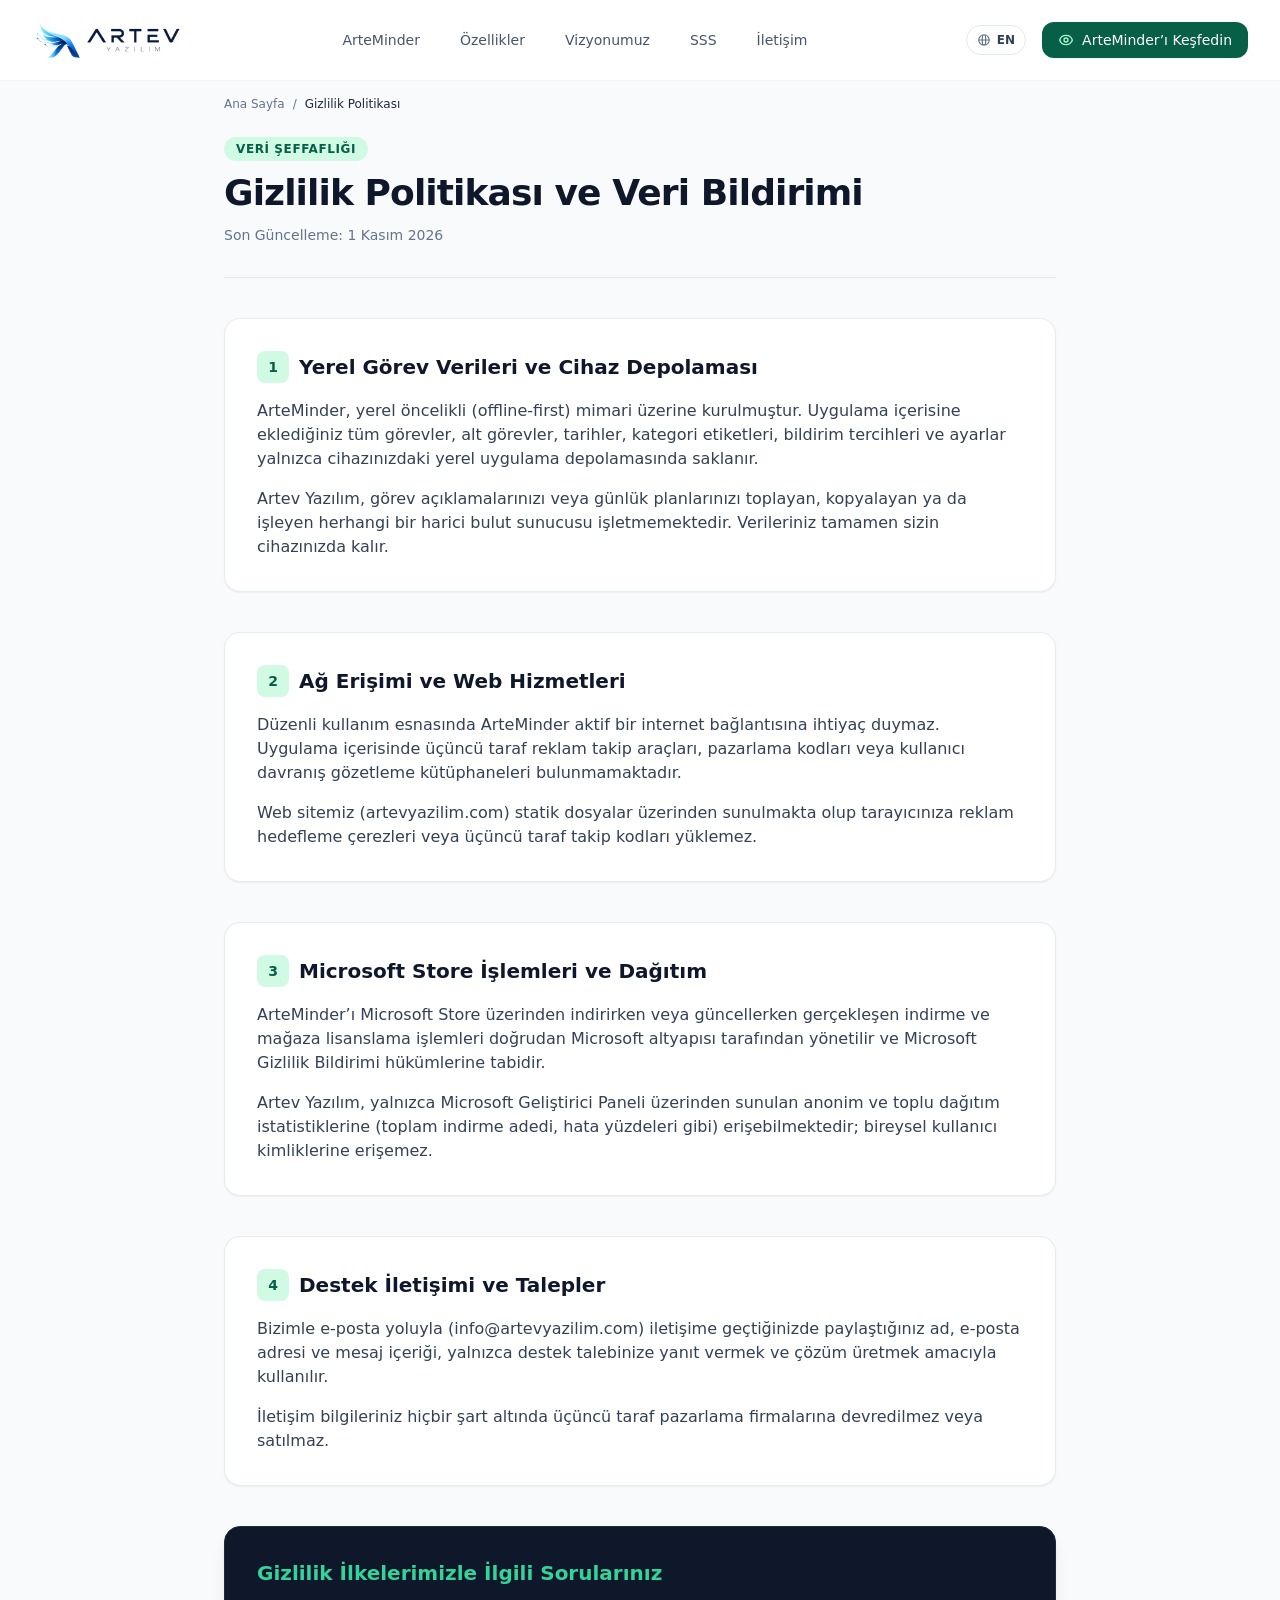
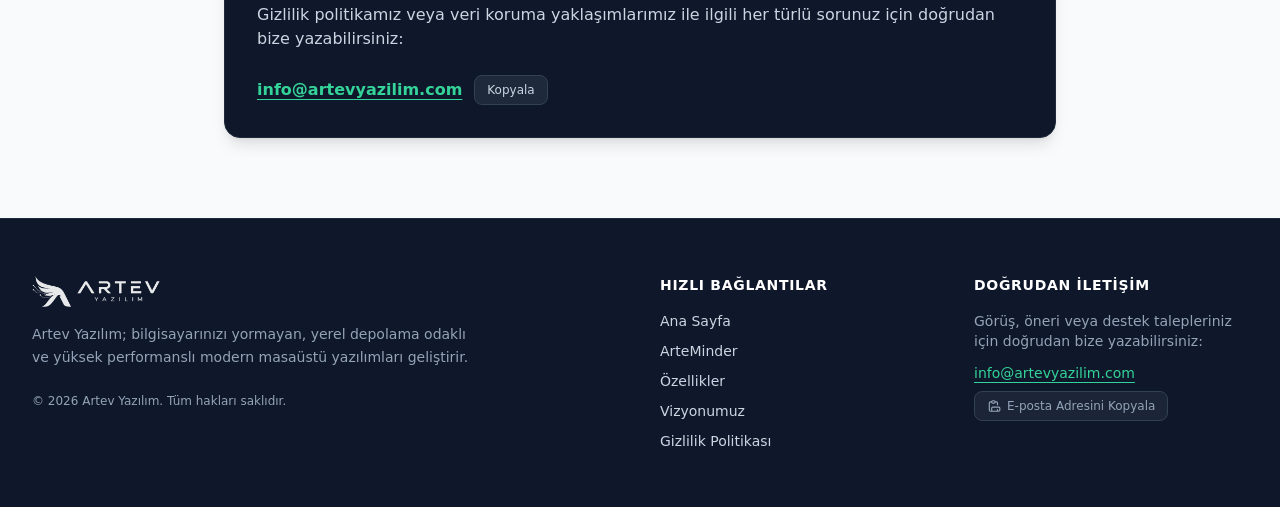
<file: privacy.html>
<!DOCTYPE html>
<html lang="tr">
<head>

  <meta charset="UTF-8">
  <meta name="viewport" content="width=device-width, initial-scale=1.0">
  <title>Gizlilik Politikası | Artev Yazılım</title>
  <meta name="description" content="Artev Yazılım ve ArteMinder masaüstü yazılımı gizlilik politikası: yerel veri depolama, telemetrisiz mimari ve şeffaf ilkelerimiz.">
  
  <!-- Canonical & Alternate Hreflang -->
  <link rel="canonical" href="https://artevyazilim.com/privacy">
  <link rel="alternate" hreflang="tr" href="https://artevyazilim.com/privacy">
  <link rel="alternate" hreflang="en" href="https://artevyazilim.com/en/privacy">
  <link rel="alternate" hreflang="x-default" href="https://artevyazilim.com/privacy">

  <!-- Favicon -->
  <link rel="icon" type="image/png" sizes="32x32" href="/assets/favicon.png">
  <link rel="apple-touch-icon" href="/assets/favicon.png">

  <!-- Open Graph -->
  <meta property="og:type" content="website">
  <meta property="og:url" content="https://artevyazilim.com/privacy">
  <meta property="og:title" content="Gizlilik Politikası | Artev Yazılım">
  <meta property="og:description" content="Artev Yazılım ve ArteMinder masaüstü yazılımı gizlilik politikası: yerel veri depolama, telemetrisiz mimari ve şeffaf ilkelerimiz.">
  <meta property="og:image" content="https://artevyazilim.com/assets/arteminder-screen-1.png">
  <meta property="og:locale" content="tr_TR">
  <meta property="og:locale:alternate" content="en_US">

  <!-- Twitter Card -->
  <meta name="twitter:card" content="summary_large_image">
  <meta name="twitter:url" content="https://artevyazilim.com/privacy">
  <meta name="twitter:title" content="Gizlilik Politikası | Artev Yazılım">
  <meta name="twitter:description" content="Artev Yazılım ve ArteMinder masaüstü yazılımı gizlilik politikası: yerel veri depolama, telemetrisiz mimari ve şeffaf ilkelerimiz.">
  <meta name="twitter:image" content="https://artevyazilim.com/assets/arteminder-screen-1.png">

  <!-- Compiled Static Tailwind CSS -->
  <link rel="stylesheet" href="/assets/css/styles.css">
  <script>
    if (window.location.protocol === 'file:') {
      var _p = window.location.pathname.indexOf('/en/') !== -1 ? '../' : './';
      document.write('<link rel="stylesheet" href="' + _p + 'assets/css/styles.css">');
      document.addEventListener('DOMContentLoaded', function() {
        document.querySelectorAll('img').forEach(function(img) {
          var s = img.getAttribute('src');
          if (s && s.indexOf('/assets/') === 0) {
            img.src = _p + s.slice(1);
          }
        });
        document.querySelectorAll('.zoom-img-trigger, .zoom-trigger-btn').forEach(function(el) {
          var s = el.getAttribute('data-img-src');
          if (s && s.indexOf('/assets/') === 0) {
            el.setAttribute('data-img-src', _p + s.slice(1));
          }
        });
      });
    }
  </script>

  <!-- JSON-LD Structured Data -->
  <script type="application/ld+json">
  {
    "@context": "https://schema.org",
    "@graph": [
      {
        "@type": "Organization",
        "@id": "https://artevyazilim.com/#organization",
        "name": "Artev Yazılım",
        "url": "https://artevyazilim.com",
        "logo": "https://artevyazilim.com/assets/artev-logo-horizontal.png",
        "email": "info@artevyazilim.com"
      },
      {
        "@type": "SoftwareApplication",
        "@id": "https://artevyazilim.com/#arteminder",
        "name": "ArteMinder",
        "operatingSystem": "Windows 10, Windows 11 (64-bit)",
        "applicationCategory": "UtilitiesApplication",
        "description": "Bilgisayarınızı yormayan, yerel veri gizliliğine odaklı modern masaüstü hatırlatıcı ve planlayıcı."
      }
    ]
  }
  </script>
</head>
<body class="bg-slate-50 text-slate-800 antialiased selection:bg-emerald-600 selection:text-white flex flex-col min-h-screen">


  <!-- Skip to Main Content for Accessibility -->
  <a href="#main-content" class="sr-only focus:not-sr-only focus:fixed focus:top-4 focus:left-4 focus:z-50 focus:px-4 focus:py-2 focus:bg-emerald-700 focus:text-white focus:rounded-md focus:shadow-lg focus:outline-none focus:ring-2 focus:ring-emerald-400">
    İçeriğe atla
  </a>

  <!-- Header -->
  <header id="site-header" class="fixed top-0 left-0 right-0 z-40 bg-white/90 backdrop-blur-md border-b border-slate-100 transition-all duration-300">
    <div class="max-w-7xl mx-auto px-4 sm:px-6 lg:px-8">
      <div class="flex items-center justify-between h-20">
        <!-- Logo -->
        <a href="./index.html" class="brand-logo-link flex items-center gap-2.5 focus-visible:outline-none focus-visible:ring-2 focus-visible:ring-emerald-600 rounded-lg p-1" aria-label="Artev Yazılım">
          <img src="/assets/artev-logo-horizontal.png" alt="Artev Yazılım Logo" width="168" height="38" class="h-8 md:h-9 w-auto object-contain">
        </a>

        <!-- Desktop Navigation -->
        <nav class="hidden md:flex items-center gap-7" aria-label="Ana menü">
          
            <a href="./arteminder.html" class="nav-scroll-link text-sm font-medium text-slate-600 hover:text-emerald-700 transition-colors focus-visible:outline-none focus-visible:ring-2 focus-visible:ring-emerald-600 rounded px-1.5 py-1">
              ArteMinder
            </a>
          
            <a href="./index.html#ozellikler" class="nav-scroll-link text-sm font-medium text-slate-600 hover:text-emerald-700 transition-colors focus-visible:outline-none focus-visible:ring-2 focus-visible:ring-emerald-600 rounded px-1.5 py-1">
              Özellikler
            </a>
          
            <a href="./index.html#vizyon" class="nav-scroll-link text-sm font-medium text-slate-600 hover:text-emerald-700 transition-colors focus-visible:outline-none focus-visible:ring-2 focus-visible:ring-emerald-600 rounded px-1.5 py-1">
              Vizyonumuz
            </a>
          
            <a href="./index.html#sss" class="nav-scroll-link text-sm font-medium text-slate-600 hover:text-emerald-700 transition-colors focus-visible:outline-none focus-visible:ring-2 focus-visible:ring-emerald-600 rounded px-1.5 py-1">
              SSS
            </a>
          
            <a href="./index.html#iletisim" class="nav-scroll-link text-sm font-medium text-slate-600 hover:text-emerald-700 transition-colors focus-visible:outline-none focus-visible:ring-2 focus-visible:ring-emerald-600 rounded px-1.5 py-1">
              İletişim
            </a>
          
        </nav>

        <!-- Right Side: Lang & Action -->
        <div class="hidden md:flex items-center gap-4">
          <!-- Language Switcher -->
          <a href="en/privacy.html" class="inline-flex items-center gap-1.5 text-xs font-semibold px-2.5 py-1.5 rounded-full border border-slate-200 text-slate-700 hover:border-emerald-500 hover:text-emerald-700 transition focus-visible:outline-none focus-visible:ring-2 focus-visible:ring-emerald-600" aria-label="Switch to English">
            <svg class="w-3.5 h-3.5 text-slate-500" fill="none" stroke="currentColor" viewBox="0 0 24 24" aria-hidden="true"><path stroke-linecap="round" stroke-linejoin="round" stroke-width="2" d="M21 12a9 9 0 01-9 9m9-9a9 9 0 00-9-9m9 9H3m9 9a9 9 0 01-9-9m9 9c1.657 0 3-4.03 3-9s-1.343-9-3-9m0 18c-1.657 0-3-4.03-3-9s1.343-9 3-9m-9 9a9 9 0 019-9"/></svg>
            <span>EN</span>
          </a>

          <!-- Primary CTA Button -->
          <a href="./arteminder.html" class="inline-flex items-center gap-2 px-4 py-2 rounded-xl text-sm font-medium text-white bg-emerald-800 hover:bg-emerald-900 transition-colors shadow-sm focus-visible:outline-none focus-visible:ring-2 focus-visible:ring-emerald-500 focus-visible:ring-offset-2">
            <svg class="w-4 h-4 text-emerald-200" fill="none" stroke="currentColor" viewBox="0 0 24 24" aria-hidden="true"><path stroke-linecap="round" stroke-linejoin="round" stroke-width="2" d="M15 12a3 3 0 11-6 0 3 3 0 016 0z"/><path stroke-linecap="round" stroke-linejoin="round" stroke-width="2" d="M2.458 12C3.732 7.943 7.523 5 12 5c4.478 0 8.268 2.943 9.542 7-1.274 4.057-5.064 7-9.542 7-4.477 0-8.268-2.943-9.542-7z"/></svg>
            <span>ArteMinder’ı Keşfedin</span>
          </a>
        </div>

        <!-- Mobile Menu Trigger -->
        <div class="flex items-center gap-2 md:hidden">
          <a href="en/privacy.html" class="inline-flex items-center text-xs font-semibold px-2 py-1 rounded border border-slate-200 text-slate-700" aria-label="Switch to English">
            EN
          </a>
          <button id="mobile-menu-btn" type="button" aria-expanded="false" aria-controls="mobile-menu" aria-label="Menüyü aç veya kapat" class="p-2.5 rounded-lg text-slate-600 hover:text-slate-900 hover:bg-slate-100 focus-visible:outline-none focus-visible:ring-2 focus-visible:ring-emerald-600">
            <svg id="menu-icon-open" class="w-6 h-6 block" fill="none" stroke="currentColor" viewBox="0 0 24 24" aria-hidden="true"><path stroke-linecap="round" stroke-linejoin="round" stroke-width="2" d="M4 6h16M4 12h16M4 18h16"/></svg>
            <svg id="menu-icon-close" class="w-6 h-6 hidden" fill="none" stroke="currentColor" viewBox="0 0 24 24" aria-hidden="true"><path stroke-linecap="round" stroke-linejoin="round" stroke-width="2" d="M6 18L18 6M6 6l12 12"/></svg>
          </button>
        </div>
      </div>
    </div>

    <!-- Mobile Dropdown Menu -->
    <div id="mobile-menu" class="hidden md:hidden border-b border-slate-100 bg-white/95 backdrop-blur-md px-4 pt-3 pb-6 shadow-xl">
      <nav class="flex flex-col space-y-3" aria-label="Mobil menü">
        
          <a href="./arteminder.html" class="mobile-nav-link text-base font-medium text-slate-700 hover:text-emerald-700 py-1.5 px-2 rounded-md hover:bg-slate-50 transition">
            ArteMinder
          </a>
        
          <a href="./index.html#ozellikler" class="mobile-nav-link text-base font-medium text-slate-700 hover:text-emerald-700 py-1.5 px-2 rounded-md hover:bg-slate-50 transition">
            Özellikler
          </a>
        
          <a href="./index.html#vizyon" class="mobile-nav-link text-base font-medium text-slate-700 hover:text-emerald-700 py-1.5 px-2 rounded-md hover:bg-slate-50 transition">
            Vizyonumuz
          </a>
        
          <a href="./index.html#sss" class="mobile-nav-link text-base font-medium text-slate-700 hover:text-emerald-700 py-1.5 px-2 rounded-md hover:bg-slate-50 transition">
            SSS
          </a>
        
          <a href="./index.html#iletisim" class="mobile-nav-link text-base font-medium text-slate-700 hover:text-emerald-700 py-1.5 px-2 rounded-md hover:bg-slate-50 transition">
            İletişim
          </a>
        
        <div class="pt-3 border-t border-slate-100">
          <a href="./arteminder.html" class="mobile-nav-link flex items-center justify-center gap-2 w-full px-4 py-2.5 rounded-xl text-sm font-semibold text-white bg-emerald-800 hover:bg-emerald-900 shadow">
            <span>ArteMinder’ı Keşfedin</span>
          </a>
        </div>
      </nav>
    </div>
  </header>

<main id="main-content" class="flex-grow pt-24 pb-20">
  
  <div class="max-w-4xl mx-auto px-4 sm:px-6 lg:px-8">
    
    <!-- Breadcrumb -->
    <nav class="flex items-center text-xs text-slate-500 mb-6 gap-2" aria-label="Bağlantı yolu">
      <a href="./" class="hover:text-emerald-700 transition">Ana Sayfa</a>
      <span>/</span>
      <span class="text-slate-800 font-medium">Gizlilik Politikası</span>
    </nav>

    <!-- Header -->
    <div class="border-b border-slate-200 pb-8 mb-10">
      <div class="inline-flex items-center gap-2 px-3 py-1 rounded-full bg-emerald-100 text-emerald-800 text-xs font-semibold uppercase tracking-wider mb-3">
        <span>Veri Şeffaflığı</span>
      </div>
      <h1 class="text-3xl sm:text-4xl font-extrabold text-slate-900 tracking-tight">
        Gizlilik Politikası ve Veri Bildirimi
      </h1>
      <p class="mt-3 text-sm text-slate-500">
        Son Güncelleme: 1 Kasım 2026
      </p>
    </div>

    <!-- Content Sections -->
    <div class="space-y-10 text-slate-700 leading-relaxed text-sm sm:text-base">
      
      <!-- Section 1 -->
      <section class="bg-white p-6 sm:p-8 rounded-2xl border border-slate-200/80 shadow-sm space-y-4">
        <h2 class="text-lg sm:text-xl font-bold text-slate-900 flex items-center gap-2.5">
          <span class="w-8 h-8 rounded-lg bg-emerald-100 text-emerald-800 flex items-center justify-center text-sm font-bold">1</span>
          <span>Yerel Görev Verileri ve Cihaz Depolaması</span>
        </h2>
        <p>
          ArteMinder, yerel öncelikli (offline-first) mimari üzerine kurulmuştur. Uygulama içerisine eklediğiniz tüm görevler, alt görevler, tarihler, kategori etiketleri, bildirim tercihleri ve ayarlar yalnızca cihazınızdaki yerel uygulama depolamasında saklanır.
        </p>
        <p>
          Artev Yazılım, görev açıklamalarınızı veya günlük planlarınızı toplayan, kopyalayan ya da işleyen herhangi bir harici bulut sunucusu işletmemektedir. Verileriniz tamamen sizin cihazınızda kalır.
        </p>
      </section>

      <!-- Section 2 -->
      <section class="bg-white p-6 sm:p-8 rounded-2xl border border-slate-200/80 shadow-sm space-y-4">
        <h2 class="text-lg sm:text-xl font-bold text-slate-900 flex items-center gap-2.5">
          <span class="w-8 h-8 rounded-lg bg-emerald-100 text-emerald-800 flex items-center justify-center text-sm font-bold">2</span>
          <span>Ağ Erişimi ve Web Hizmetleri</span>
        </h2>
        <p>
          Düzenli kullanım esnasında ArteMinder aktif bir internet bağlantısına ihtiyaç duymaz. Uygulama içerisinde üçüncü taraf reklam takip araçları, pazarlama kodları veya kullanıcı davranış gözetleme kütüphaneleri bulunmamaktadır.
        </p>
        <p>
          Web sitemiz (artevyazilim.com) statik dosyalar üzerinden sunulmakta olup tarayıcınıza reklam hedefleme çerezleri veya üçüncü taraf takip kodları yüklemez.
        </p>
      </section>

      <!-- Section 3 -->
      <section class="bg-white p-6 sm:p-8 rounded-2xl border border-slate-200/80 shadow-sm space-y-4">
        <h2 class="text-lg sm:text-xl font-bold text-slate-900 flex items-center gap-2.5">
          <span class="w-8 h-8 rounded-lg bg-emerald-100 text-emerald-800 flex items-center justify-center text-sm font-bold">3</span>
          <span>Microsoft Store İşlemleri ve Dağıtım</span>
        </h2>
        <p>
          ArteMinder’ı Microsoft Store üzerinden indirirken veya güncellerken gerçekleşen indirme ve mağaza lisanslama işlemleri doğrudan Microsoft altyapısı tarafından yönetilir ve Microsoft Gizlilik Bildirimi hükümlerine tabidir.
        </p>
        <p>
          Artev Yazılım, yalnızca Microsoft Geliştirici Paneli üzerinden sunulan anonim ve toplu dağıtım istatistiklerine (toplam indirme adedi, hata yüzdeleri gibi) erişebilmektedir; bireysel kullanıcı kimliklerine erişemez.
        </p>
      </section>

      <!-- Section 4 -->
      <section class="bg-white p-6 sm:p-8 rounded-2xl border border-slate-200/80 shadow-sm space-y-4">
        <h2 class="text-lg sm:text-xl font-bold text-slate-900 flex items-center gap-2.5">
          <span class="w-8 h-8 rounded-lg bg-emerald-100 text-emerald-800 flex items-center justify-center text-sm font-bold">4</span>
          <span>Destek İletişimi ve Talepler</span>
        </h2>
        <p>
          Bizimle e-posta yoluyla (info@artevyazilim.com) iletişime geçtiğinizde paylaştığınız ad, e-posta adresi ve mesaj içeriği, yalnızca destek talebinize yanıt vermek ve çözüm üretmek amacıyla kullanılır.
        </p>
        <p>
          İletişim bilgileriniz hiçbir şart altında üçüncü taraf pazarlama firmalarına devredilmez veya satılmaz.
        </p>
      </section>

      <!-- Section 5 -->
      <section class="bg-slate-900 text-white p-6 sm:p-8 rounded-2xl shadow-lg border border-slate-800 space-y-4">
        <h2 class="text-lg sm:text-xl font-bold text-emerald-400">
          Gizlilik İlkelerimizle İlgili Sorularınız
        </h2>
        <p class="text-slate-300">
          Gizlilik politikamız veya veri koruma yaklaşımlarımız ile ilgili her türlü sorunuz için doğrudan bize yazabilirsiniz:
        </p>
        <div class="flex flex-wrap items-center gap-3 pt-2">
          <a href="mailto:info@artevyazilim.com" class="text-emerald-400 hover:text-emerald-300 font-bold underline underline-offset-4 focus-visible:outline-none focus-visible:ring-2 focus-visible:ring-emerald-500 rounded">
            info@artevyazilim.com
          </a>
          <button type="button" class="copy-email-btn inline-flex items-center gap-1.5 text-xs text-slate-300 bg-slate-800 hover:bg-slate-700 px-3 py-1.5 rounded-lg border border-slate-700 transition" data-email="info@artevyazilim.com">
            <span class="btn-copy-label">Kopyala</span>
          </button>
        </div>
      </section>

    </div>

  </div>
</main>


  <!-- Footer -->
  <footer id="site-footer" class="bg-slate-900 text-slate-300 py-14 border-t border-slate-800">
    <div class="max-w-7xl mx-auto px-4 sm:px-6 lg:px-8">
      <div class="grid grid-cols-1 md:grid-cols-4 gap-10">
        <!-- Brand Info -->
        <div class="md:col-span-2 space-y-4">
          <div class="flex items-center gap-2.5">
            <img src="/assets/artev-logo-horizontal.png" alt="Artev Yazılım" width="168" height="38" class="h-8 w-auto brightness-0 invert opacity-90 object-contain">
          </div>
          <p class="text-sm text-slate-400 max-w-md leading-relaxed">
            Artev Yazılım; bilgisayarınızı yormayan, yerel depolama odaklı ve yüksek performanslı modern masaüstü yazılımları geliştirir.
          </p>
          <div class="pt-2 text-xs text-slate-400">
            <span>© 2026 Artev Yazılım. Tüm hakları saklıdır.</span>
          </div>
        </div>

        <!-- Quick Links -->
        <div>
          <h2 class="text-sm font-semibold text-white uppercase tracking-wider mb-4">
            Hızlı Bağlantılar
          </h2>
          <ul class="space-y-2.5 text-sm">
            <li><a href="./index.html" class="hover:text-emerald-400 transition">Ana Sayfa</a></li>
            <li><a href="./arteminder.html" class="hover:text-emerald-400 transition">ArteMinder</a></li>
            <li><a href="./index.html#ozellikler" class="hover:text-emerald-400 transition">Özellikler</a></li>
            <li><a href="./index.html#vizyon" class="hover:text-emerald-400 transition">Vizyonumuz</a></li>
            <li><a href="./privacy.html" class="hover:text-emerald-400 transition">Gizlilik Politikası</a></li>
          </ul>
        </div>

        <!-- Corporate Contact -->
        <div>
          <h2 class="text-sm font-semibold text-white uppercase tracking-wider mb-4">
            Doğrudan İletişim
          </h2>
          <p class="text-sm text-slate-400 mb-3">
            Görüş, öneri veya destek talepleriniz için doğrudan bize yazabilirsiniz:
          </p>
          <div class="flex flex-col gap-2">
            <a href="mailto:info@artevyazilim.com" class="text-sm font-medium text-emerald-400 hover:text-emerald-300 underline underline-offset-4 focus-visible:outline-none focus-visible:ring-2 focus-visible:ring-emerald-500 rounded">
              info@artevyazilim.com
            </a>
            <button type="button" class="copy-email-btn inline-flex items-center gap-1.5 text-xs text-slate-400 hover:text-white bg-slate-800/80 hover:bg-slate-800 border border-slate-700 px-3 py-1.5 rounded-lg w-fit transition focus-visible:outline-none focus-visible:ring-2 focus-visible:ring-emerald-500" data-email="info@artevyazilim.com">
              <svg class="w-3.5 h-3.5" fill="none" stroke="currentColor" viewBox="0 0 24 24" aria-hidden="true"><path stroke-linecap="round" stroke-linejoin="round" stroke-width="2" d="M8 5H6a2 2 0 00-2 2v12a2 2 0 002 2h10a2 2 0 002-2v-1M8 5a2 2 0 002 2h2a2 2 0 002-2M8 5a2 2 0 012-2h2a2 2 0 012 2m0 0h2a2 2 0 012 2v3m2 4H10a2 2 0 00-2 2v3a2 2 0 002 2h10a2 2 0 002-2v-3a2 2 0 00-2-2z"/></svg>
              <span class="btn-copy-label">E-posta Adresini Kopyala</span>
            </button>
          </div>
        </div>
      </div>
    </div>
  </footer>

  <!-- Modular Client Scripts -->
  <script>
  
  (function() {
    'use strict';

    // 1. SMOOTH SCROLLING (OFFSET 90PX WITH REDUCED MOTION SUPPORT)
    (function() {
      try {
        document.addEventListener('click', function(e) {
          var link = e.target.closest('a');
          if (!link) return;
          var href = link.getAttribute('href');
          if (!href || href.indexOf('mailto:') === 0 || href.indexOf('tel:') === 0) return;

          // If brand logo or '#' is clicked on home page, smoothly scroll to top
          if (link.classList.contains('brand-logo-link') || href === '#') {
            var isHome = window.location.pathname.endsWith('index.html') || window.location.pathname.endsWith('/') || window.location.pathname.endsWith('/en') || window.location.pathname === '';
            if (isHome) {
              e.preventDefault();
              if (typeof window.__closeMobileMenu === 'function') {
                window.__closeMobileMenu();
              }
              var prefersReduced = window.matchMedia && window.matchMedia('(prefers-reduced-motion: reduce)').matches;
              window.scrollTo({ top: 0, behavior: prefersReduced ? 'auto' : 'smooth' });
              return;
            }
          }

          var targetId = '';
          if (href.charAt(0) === '#' && href.length > 1) {
            targetId = href;
          } else if (href.indexOf('#') !== -1) {
            var parts = href.split('#');
            var path = parts[0].replace(/^\.\//, '').replace(/^\//, '');
            var currentPath = window.location.pathname.split('/').pop() || 'index.html';
            if (path === '' || path === currentPath || (currentPath === 'index.html' && path === '')) {
              targetId = '#' + parts[1];
            }
          }

          if (targetId && targetId !== '#') {
            var targetEl = document.querySelector(targetId);
            if (targetEl) {
              e.preventDefault();
              if (typeof window.__closeMobileMenu === 'function') {
                window.__closeMobileMenu();
              }

              var headerOffset = 90;
              var topPos = targetEl.getBoundingClientRect().top + window.pageYOffset - headerOffset;
              var prefersReduced = window.matchMedia && window.matchMedia('(prefers-reduced-motion: reduce)').matches;

              if (prefersReduced) {
                window.scrollTo({ top: topPos, behavior: 'auto' });
              } else {
                window.scrollTo({ top: topPos, behavior: 'smooth' });
              }

              if (window.history && window.history.pushState) {
                window.history.pushState(null, null, targetId);
              }
            }
          }
        });
      } catch (err) {
        console.error('Smooth scroll error:', err);
      }
    })();

    // 2. MOBILE NAVIGATION MENU (SYNCHRONIZED STATE & ESCAPE SUPPORT)
    (function() {
      try {
        var menuBtn = document.getElementById('mobile-menu-btn');
        var mobileMenu = document.getElementById('mobile-menu');
        var iconOpen = document.getElementById('menu-icon-open');
        var iconClose = document.getElementById('menu-icon-close');

        if (!menuBtn || !mobileMenu) return;

        function setMobileMenuState(isOpen) {
          menuBtn.setAttribute('aria-expanded', isOpen ? 'true' : 'false');
          if (isOpen) {
            mobileMenu.classList.remove('hidden');
            if (iconOpen) iconOpen.classList.add('hidden');
            if (iconClose) iconClose.classList.remove('hidden');
          } else {
            mobileMenu.classList.add('hidden');
            if (iconOpen) iconOpen.classList.remove('hidden');
            if (iconClose) iconClose.classList.add('hidden');
          }
        }

        function closeMenu() {
          setMobileMenuState(false);
        }

        function toggleMenu() {
          var isExpanded = menuBtn.getAttribute('aria-expanded') === 'true';
          setMobileMenuState(!isExpanded);
        }

        menuBtn.addEventListener('click', function(e) {
          e.stopPropagation();
          toggleMenu();
        });

        document.addEventListener('keydown', function(e) {
          if (e.key === 'Escape' && menuBtn.getAttribute('aria-expanded') === 'true') {
            closeMenu();
            menuBtn.focus();
          }
        });

        window.__closeMobileMenu = closeMenu;
      } catch (err) {
        console.error('Mobile menu error:', err);
      }
    })();

    // 3. HOMEPAGE SLIDER CAROUSEL (ACCESSIBLE, INERT & TOUCH-OPTIMIZED)
    (function() {
      try {
        var slides = document.querySelectorAll('.carousel-slide');
        var pageDots = document.querySelectorAll('.carousel-dot');
        var pagePrevBtn = document.getElementById('slider-prev');
        var pageNextBtn = document.getElementById('slider-next');
        var currentSlide = 0;

        if (!slides.length) return;

        function setPageSlide(index) {
          if (index < 0) index = slides.length - 1;
          if (index >= slides.length) index = 0;
          currentSlide = index;

          slides.forEach(function(slide, i) {
            if (i === currentSlide) {
              slide.classList.remove('opacity-0', 'pointer-events-none');
              slide.classList.add('opacity-100');
              slide.removeAttribute('inert');
              slide.setAttribute('aria-hidden', 'false');
            } else {
              if (slide.contains(document.activeElement)) {
                var nextActiveSlide = slides[currentSlide];
                var nextFocusBtn = nextActiveSlide ? nextActiveSlide.querySelector('button, a') : null;
                if (nextFocusBtn) {
                  nextFocusBtn.focus();
                } else if (pageDots[currentSlide]) {
                  pageDots[currentSlide].focus();
                }
              }
              slide.classList.add('opacity-0', 'pointer-events-none');
              slide.classList.remove('opacity-100');
              slide.setAttribute('inert', '');
              slide.setAttribute('aria-hidden', 'true');
            }
          });

          pageDots.forEach(function(dot, i) {
            var inner = dot.querySelector('.carousel-dot-inner') || dot;
            if (i === currentSlide) {
              inner.classList.add('bg-emerald-600', 'w-8');
              inner.classList.remove('bg-slate-400', 'w-2.5');
              dot.setAttribute('aria-current', 'true');
            } else {
              inner.classList.remove('bg-emerald-600', 'w-8');
              inner.classList.add('bg-slate-400', 'w-2.5');
              dot.removeAttribute('aria-current');
            }
          });
        }

        if (pagePrevBtn) {
          pagePrevBtn.addEventListener('click', function(e) {
            e.stopPropagation();
            setPageSlide(currentSlide - 1);
          });
        }

        if (pageNextBtn) {
          pageNextBtn.addEventListener('click', function(e) {
            e.stopPropagation();
            setPageSlide(currentSlide + 1);
          });
        }

        pageDots.forEach(function(dot, i) {
          dot.addEventListener('click', function(e) {
            e.stopPropagation();
            setPageSlide(i);
          });
        });

        setPageSlide(0);
        window.__setPageSlide = setPageSlide;
      } catch (err) {
        console.error('Page carousel error:', err);
      }
    })();

    // 4. LIGHTBOX MODAL WITH FULL CONTROLS
    (function() {
      try {
        var isFileProto = window.location.protocol === 'file:';
        var assetPrefix = isFileProto ? (window.location.pathname.indexOf('/en/') !== -1 ? '../assets/' : './assets/') : '/assets/';

        var galleryItems = [
          {
            src: assetPrefix + 'arteminder-screen-1.png',
            title: 'ArteMinder • Günlük Hatırlatıcı Listesi'
          },
          {
            src: assetPrefix + 'arteminder-screen-2.png',
            title: 'ArteMinder • Ayarlar ve Tercihler Paneli'
          },
          {
            src: assetPrefix + 'arteminder-screen-3.png',
            title: 'ArteMinder • Görev ve Alt Görev Ekleme'
          }
        ];

        var modal = document.getElementById('image-modal');
        var modalImg = document.getElementById('modal-img');
        var modalTitle = document.getElementById('modal-title');
        var modalCounter = document.getElementById('modal-counter');
        var modalCloseBtn = document.getElementById('modal-close-btn');
        var modalPrevBtn = document.getElementById('modal-prev-btn');
        var modalNextBtn = document.getElementById('modal-next-btn');
        var modalDots = document.querySelectorAll('.modal-dot');

        if (!modal || !modalImg) return;

        var currentIndex = 0;
        var lastFocusedElement = null;

        function updateModal(index) {
          if (index < 0) index = galleryItems.length - 1;
          if (index >= galleryItems.length) index = 0;
          currentIndex = index;

          var item = galleryItems[currentIndex];
          modalImg.src = item.src;
          if (modalTitle) modalTitle.textContent = item.title;
          if (modalCounter) modalCounter.textContent = (currentIndex + 1) + ' / ' + galleryItems.length;

          modalDots.forEach(function(dot, i) {
            var inner = dot.querySelector('.modal-dot-inner') || dot;
            if (i === currentIndex) {
              inner.classList.add('bg-emerald-500', 'w-7');
              inner.classList.remove('bg-slate-700', 'w-2.5');
              dot.setAttribute('aria-current', 'true');
            } else {
              inner.classList.remove('bg-emerald-500', 'w-7');
              inner.classList.add('bg-slate-700', 'w-2.5');
              dot.removeAttribute('aria-current');
            }
          });

          if (typeof window.__setPageSlide === 'function') {
            window.__setPageSlide(currentIndex);
          }
        }

        function openModal(index, triggerEl) {
          lastFocusedElement = triggerEl || document.activeElement;
          updateModal(index);
          modal.classList.remove('hidden');
          modal.setAttribute('aria-hidden', 'false');
          document.body.classList.add('overflow-hidden');

          if (modalCloseBtn) {
            setTimeout(function() { modalCloseBtn.focus(); }, 40);
          }
        }

        function closeModal() {
          if (modal.classList.contains('hidden')) return;
          modal.classList.add('hidden');
          modal.setAttribute('aria-hidden', 'true');
          document.body.classList.remove('overflow-hidden');
          if (lastFocusedElement && typeof lastFocusedElement.focus === 'function') {
            lastFocusedElement.focus();
          }
        }

        if (modalPrevBtn) {
          modalPrevBtn.addEventListener('click', function(e) {
            e.stopPropagation();
            updateModal(currentIndex - 1);
          });
        }

        if (modalNextBtn) {
          modalNextBtn.addEventListener('click', function(e) {
            e.stopPropagation();
            updateModal(currentIndex + 1);
          });
        }

        modalDots.forEach(function(dot, i) {
          dot.addEventListener('click', function(e) {
            e.stopPropagation();
            updateModal(i);
          });
        });

        if (modalCloseBtn) {
          modalCloseBtn.addEventListener('click', function(e) {
            e.stopPropagation();
            closeModal();
          });
        }

        modal.addEventListener('click', function(e) {
          if (e.target === modal || e.target.classList.contains('modal-backdrop')) {
            closeModal();
          }
        });

        document.querySelectorAll('.zoom-trigger-btn').forEach(function(btn) {
          btn.addEventListener('click', function(e) {
            e.stopPropagation();
            var raw = this.getAttribute('data-img-index');
            var idx = raw !== null ? parseInt(raw, 10) : 0;
            openModal(isNaN(idx) ? 0 : idx, this);
          });
        });

        document.querySelectorAll('.zoom-img-trigger').forEach(function(wrapper) {
          wrapper.addEventListener('click', function(e) {
            if (e.target.closest('.zoom-trigger-btn')) return;
            var raw = this.getAttribute('data-img-index');
            var idx = raw !== null ? parseInt(raw, 10) : 0;
            openModal(isNaN(idx) ? 0 : idx, this);
          });
        });

        document.addEventListener('keydown', function(e) {
          if (modal.classList.contains('hidden')) return;

          if (e.key === 'Escape') {
            e.preventDefault();
            closeModal();
          } else if (e.key === 'ArrowLeft') {
            e.preventDefault();
            updateModal(currentIndex - 1);
          } else if (e.key === 'ArrowRight') {
            e.preventDefault();
            updateModal(currentIndex + 1);
          } else if (e.key === 'Tab') {
            var focusable = modal.querySelectorAll('button:not([disabled]), [tabindex]:not([tabindex="-1"])');
            if (!focusable.length) return;
            var first = focusable[0];
            var last = focusable[focusable.length - 1];

            if (e.shiftKey && document.activeElement === first) {
              e.preventDefault();
              last.focus();
            } else if (!e.shiftKey && document.activeElement === last) {
              e.preventDefault();
              first.focus();
            }
          }
        });

        var touchStartX = 0;
        modal.addEventListener('touchstart', function(e) {
          touchStartX = e.changedTouches[0].screenX;
        }, { passive: true });

        modal.addEventListener('touchend', function(e) {
          var diff = e.changedTouches[0].screenX - touchStartX;
          if (Math.abs(diff) > 40) {
            if (diff < 0) updateModal(currentIndex + 1);
            else updateModal(currentIndex - 1);
          }
        }, { passive: true });

      } catch (err) {
        console.error('Lightbox modal error:', err);
      }
    })();

    // 5. COPY EMAIL BUTTON
    (function() {
      try {
        document.querySelectorAll('.copy-email-btn').forEach(function(btn) {
          btn.addEventListener('click', function() {
            var email = this.getAttribute('data-email') || 'info@artevyazilim.com';
            var label = this.querySelector('.btn-copy-label');
            var originalText = label ? label.textContent : '';

            if (navigator.clipboard && navigator.clipboard.writeText) {
              navigator.clipboard.writeText(email).then(function() {
                if (label) label.textContent = 'Kopyalandı! ✓';
                btn.classList.add('bg-emerald-700', 'text-white', 'border-emerald-600');
                setTimeout(function() {
                  if (label) label.textContent = originalText;
                  btn.classList.remove('bg-emerald-700', 'text-white', 'border-emerald-600');
                }, 2500);
              }).catch(function() {
                window.location.href = 'mailto:' + email;
              });
            } else {
              window.location.href = 'mailto:' + email;
            }
          });
        });
      } catch (err) {
        console.error('Copy email error:', err);
      }
    })();

    // 6. NETLIFY BADGE / DRAWER PURGE
    (function() {
      try {
        function removeBadge() {
          var frames = document.querySelectorAll('#nl-badge-frame, .nl-badge, iframe[title*="Netlify" i], iframe[src*="hud" i], iframe[src*="netlify" i], [data-netlify-drawer], netlify-drawer');
          for (var i = 0; i < frames.length; i++) {
            var f = frames[i];
            if (f && f.parentNode) {
              f.parentNode.removeChild(f);
            }
          }
        }
        removeBadge();
        if (window.MutationObserver) {
          var obs = new MutationObserver(removeBadge);
          obs.observe(document.documentElement, { childList: true, subtree: true });
        }
        window.addEventListener('load', removeBadge);
        setTimeout(removeBadge, 800);
        setTimeout(removeBadge, 2500);
      } catch (e) {}
    })();

  })();
  
  </script>

</body>
</html>
</file>
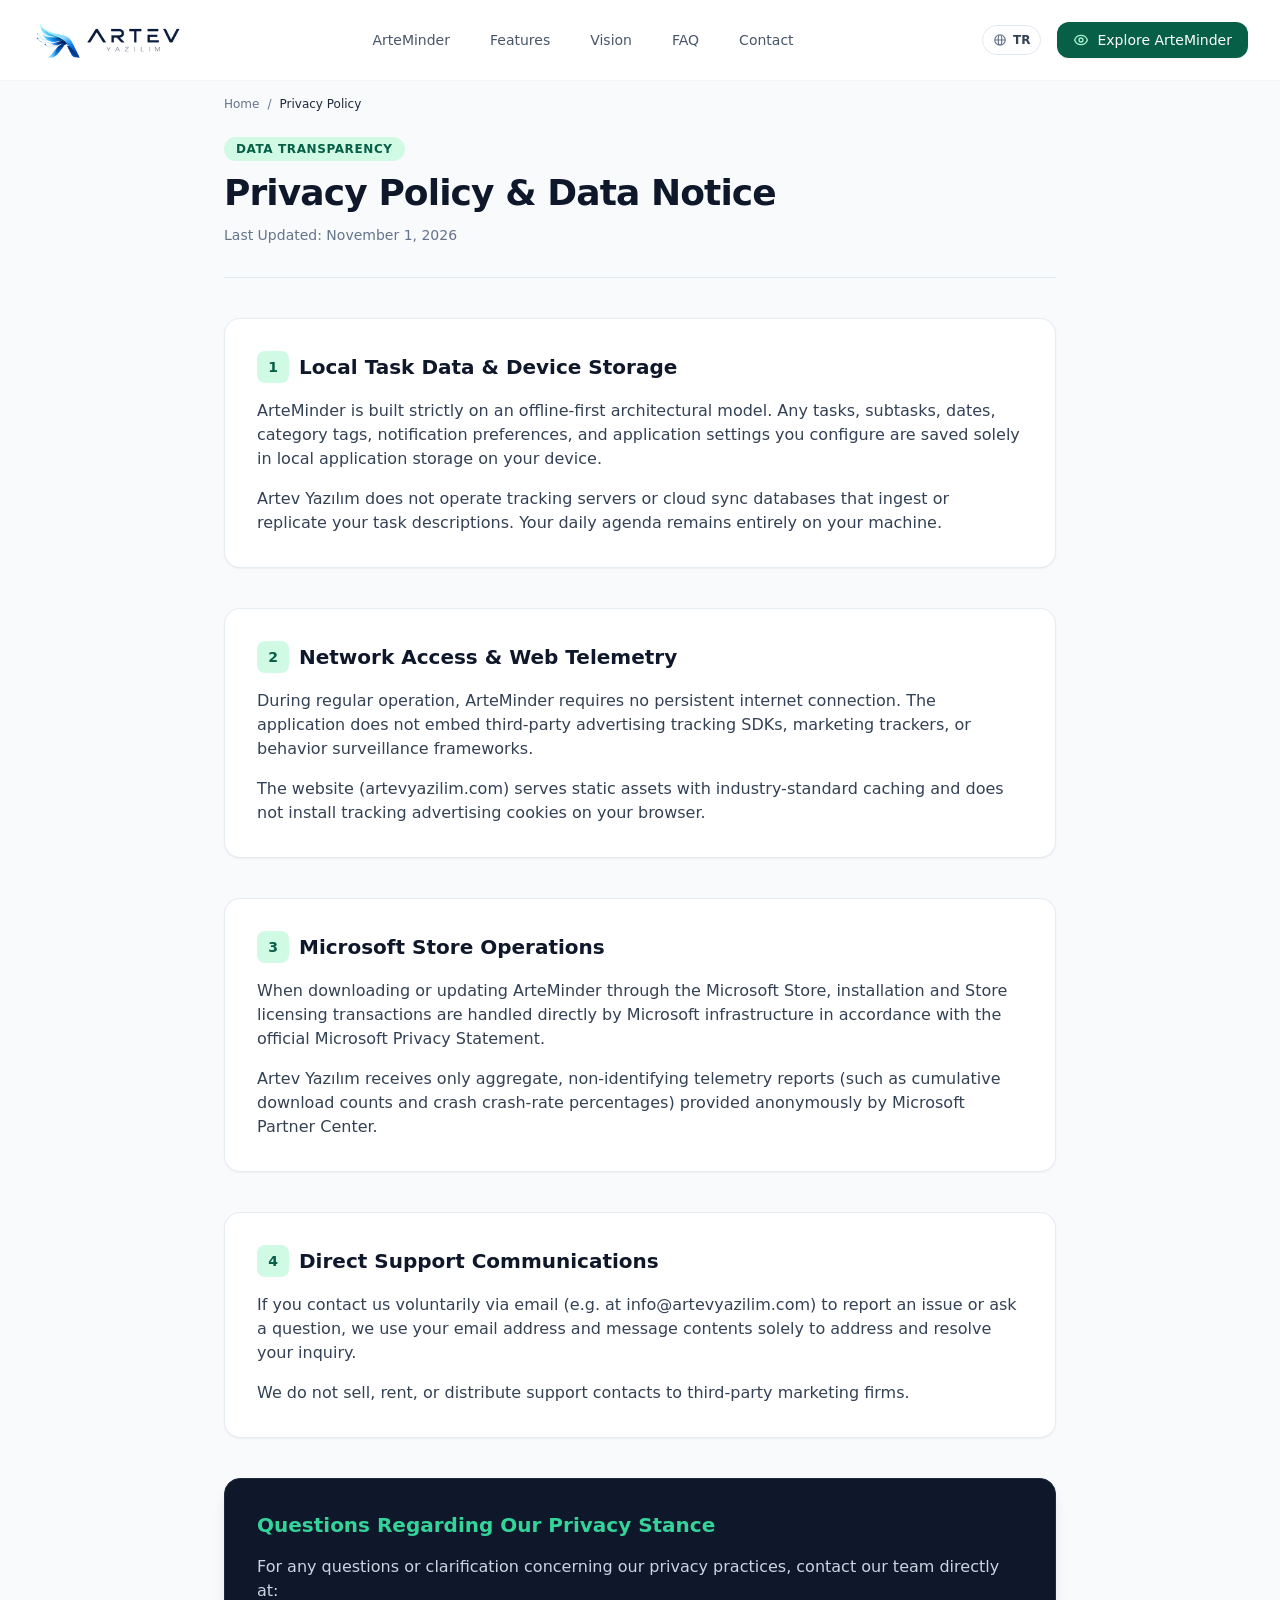
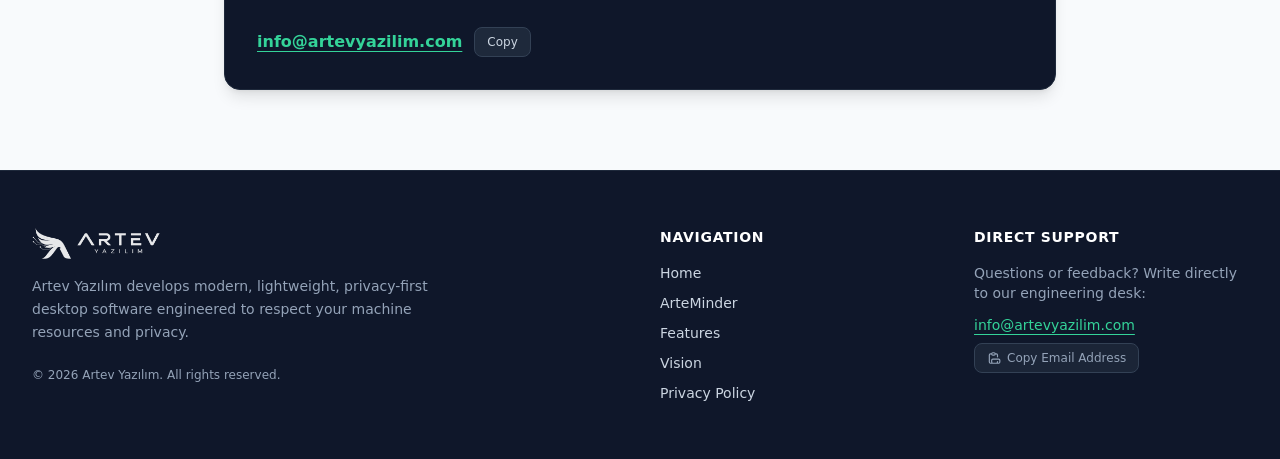
<file: en/privacy.html>
<!DOCTYPE html>
<html lang="en">
<head>

  <meta charset="UTF-8">
  <meta name="viewport" content="width=device-width, initial-scale=1.0">
  <title>Privacy Policy | Artev Yazılım</title>
  <meta name="description" content="Privacy Policy of Artev Yazılım and ArteMinder desktop software: local-first file storage, zero telemetry, and transparent principles.">
  
  <!-- Canonical & Alternate Hreflang -->
  <link rel="canonical" href="https://artevyazilim.com/en/privacy">
  <link rel="alternate" hreflang="tr" href="https://artevyazilim.com/privacy">
  <link rel="alternate" hreflang="en" href="https://artevyazilim.com/en/privacy">
  <link rel="alternate" hreflang="x-default" href="https://artevyazilim.com/privacy">

  <!-- Favicon -->
  <link rel="icon" type="image/png" sizes="32x32" href="/assets/favicon.png">
  <link rel="apple-touch-icon" href="/assets/favicon.png">

  <!-- Open Graph -->
  <meta property="og:type" content="website">
  <meta property="og:url" content="https://artevyazilim.com/en/privacy">
  <meta property="og:title" content="Privacy Policy | Artev Yazılım">
  <meta property="og:description" content="Privacy Policy of Artev Yazılım and ArteMinder desktop software: local-first file storage, zero telemetry, and transparent principles.">
  <meta property="og:image" content="https://artevyazilim.com/assets/arteminder-screen-1.png">
  <meta property="og:locale" content="en_US">
  <meta property="og:locale:alternate" content="tr_TR">

  <!-- Twitter Card -->
  <meta name="twitter:card" content="summary_large_image">
  <meta name="twitter:url" content="https://artevyazilim.com/en/privacy">
  <meta name="twitter:title" content="Privacy Policy | Artev Yazılım">
  <meta name="twitter:description" content="Privacy Policy of Artev Yazılım and ArteMinder desktop software: local-first file storage, zero telemetry, and transparent principles.">
  <meta name="twitter:image" content="https://artevyazilim.com/assets/arteminder-screen-1.png">

  <!-- Compiled Static Tailwind CSS -->
  <link rel="stylesheet" href="/assets/css/styles.css">
  <script>
    if (window.location.protocol === 'file:') {
      var _p = window.location.pathname.indexOf('/en/') !== -1 ? '../' : './';
      document.write('<link rel="stylesheet" href="' + _p + 'assets/css/styles.css">');
      document.addEventListener('DOMContentLoaded', function() {
        document.querySelectorAll('img').forEach(function(img) {
          var s = img.getAttribute('src');
          if (s && s.indexOf('/assets/') === 0) {
            img.src = _p + s.slice(1);
          }
        });
        document.querySelectorAll('.zoom-img-trigger, .zoom-trigger-btn').forEach(function(el) {
          var s = el.getAttribute('data-img-src');
          if (s && s.indexOf('/assets/') === 0) {
            el.setAttribute('data-img-src', _p + s.slice(1));
          }
        });
      });
    }
  </script>

  <!-- JSON-LD Structured Data -->
  <script type="application/ld+json">
  {
    "@context": "https://schema.org",
    "@graph": [
      {
        "@type": "Organization",
        "@id": "https://artevyazilim.com/#organization",
        "name": "Artev Yazılım",
        "url": "https://artevyazilim.com",
        "logo": "https://artevyazilim.com/assets/artev-logo-horizontal.png",
        "email": "info@artevyazilim.com"
      },
      {
        "@type": "SoftwareApplication",
        "@id": "https://artevyazilim.com/#arteminder",
        "name": "ArteMinder",
        "operatingSystem": "Windows 10, Windows 11 (64-bit)",
        "applicationCategory": "UtilitiesApplication",
        "description": "Lightweight, modern desktop reminder and planner prioritizing privacy and minimal system resources."
      }
    ]
  }
  </script>
</head>
<body class="bg-slate-50 text-slate-800 antialiased selection:bg-emerald-600 selection:text-white flex flex-col min-h-screen">


  <!-- Skip to Main Content for Accessibility -->
  <a href="#main-content" class="sr-only focus:not-sr-only focus:fixed focus:top-4 focus:left-4 focus:z-50 focus:px-4 focus:py-2 focus:bg-emerald-700 focus:text-white focus:rounded-md focus:shadow-lg focus:outline-none focus:ring-2 focus:ring-emerald-400">
    Skip to main content
  </a>

  <!-- Header -->
  <header id="site-header" class="fixed top-0 left-0 right-0 z-40 bg-white/90 backdrop-blur-md border-b border-slate-100 transition-all duration-300">
    <div class="max-w-7xl mx-auto px-4 sm:px-6 lg:px-8">
      <div class="flex items-center justify-between h-20">
        <!-- Logo -->
        <a href="../en/index.html" class="brand-logo-link flex items-center gap-2.5 focus-visible:outline-none focus-visible:ring-2 focus-visible:ring-emerald-600 rounded-lg p-1" aria-label="Artev Yazılım">
          <img src="/assets/artev-logo-horizontal.png" alt="Artev Yazılım Logo" width="168" height="38" class="h-8 md:h-9 w-auto object-contain">
        </a>

        <!-- Desktop Navigation -->
        <nav class="hidden md:flex items-center gap-7" aria-label="Main navigation">
          
            <a href="../en/arteminder.html" class="nav-scroll-link text-sm font-medium text-slate-600 hover:text-emerald-700 transition-colors focus-visible:outline-none focus-visible:ring-2 focus-visible:ring-emerald-600 rounded px-1.5 py-1">
              ArteMinder
            </a>
          
            <a href="../en/index.html#ozellikler" class="nav-scroll-link text-sm font-medium text-slate-600 hover:text-emerald-700 transition-colors focus-visible:outline-none focus-visible:ring-2 focus-visible:ring-emerald-600 rounded px-1.5 py-1">
              Features
            </a>
          
            <a href="../en/index.html#vizyon" class="nav-scroll-link text-sm font-medium text-slate-600 hover:text-emerald-700 transition-colors focus-visible:outline-none focus-visible:ring-2 focus-visible:ring-emerald-600 rounded px-1.5 py-1">
              Vision
            </a>
          
            <a href="../en/index.html#sss" class="nav-scroll-link text-sm font-medium text-slate-600 hover:text-emerald-700 transition-colors focus-visible:outline-none focus-visible:ring-2 focus-visible:ring-emerald-600 rounded px-1.5 py-1">
              FAQ
            </a>
          
            <a href="../en/index.html#iletisim" class="nav-scroll-link text-sm font-medium text-slate-600 hover:text-emerald-700 transition-colors focus-visible:outline-none focus-visible:ring-2 focus-visible:ring-emerald-600 rounded px-1.5 py-1">
              Contact
            </a>
          
        </nav>

        <!-- Right Side: Lang & Action -->
        <div class="hidden md:flex items-center gap-4">
          <!-- Language Switcher -->
          <a href="../privacy.html" class="inline-flex items-center gap-1.5 text-xs font-semibold px-2.5 py-1.5 rounded-full border border-slate-200 text-slate-700 hover:border-emerald-500 hover:text-emerald-700 transition focus-visible:outline-none focus-visible:ring-2 focus-visible:ring-emerald-600" aria-label="Türkçe sayfaya geç">
            <svg class="w-3.5 h-3.5 text-slate-500" fill="none" stroke="currentColor" viewBox="0 0 24 24" aria-hidden="true"><path stroke-linecap="round" stroke-linejoin="round" stroke-width="2" d="M21 12a9 9 0 01-9 9m9-9a9 9 0 00-9-9m9 9H3m9 9a9 9 0 01-9-9m9 9c1.657 0 3-4.03 3-9s-1.343-9-3-9m0 18c-1.657 0-3-4.03-3-9s1.343-9 3-9m-9 9a9 9 0 019-9"/></svg>
            <span>TR</span>
          </a>

          <!-- Primary CTA Button -->
          <a href="../en/arteminder.html" class="inline-flex items-center gap-2 px-4 py-2 rounded-xl text-sm font-medium text-white bg-emerald-800 hover:bg-emerald-900 transition-colors shadow-sm focus-visible:outline-none focus-visible:ring-2 focus-visible:ring-emerald-500 focus-visible:ring-offset-2">
            <svg class="w-4 h-4 text-emerald-200" fill="none" stroke="currentColor" viewBox="0 0 24 24" aria-hidden="true"><path stroke-linecap="round" stroke-linejoin="round" stroke-width="2" d="M15 12a3 3 0 11-6 0 3 3 0 016 0z"/><path stroke-linecap="round" stroke-linejoin="round" stroke-width="2" d="M2.458 12C3.732 7.943 7.523 5 12 5c4.478 0 8.268 2.943 9.542 7-1.274 4.057-5.064 7-9.542 7-4.477 0-8.268-2.943-9.542-7z"/></svg>
            <span>Explore ArteMinder</span>
          </a>
        </div>

        <!-- Mobile Menu Trigger -->
        <div class="flex items-center gap-2 md:hidden">
          <a href="../privacy.html" class="inline-flex items-center text-xs font-semibold px-2 py-1 rounded border border-slate-200 text-slate-700" aria-label="Türkçe sayfaya geç">
            TR
          </a>
          <button id="mobile-menu-btn" type="button" aria-expanded="false" aria-controls="mobile-menu" aria-label="Toggle mobile menu" class="p-2.5 rounded-lg text-slate-600 hover:text-slate-900 hover:bg-slate-100 focus-visible:outline-none focus-visible:ring-2 focus-visible:ring-emerald-600">
            <svg id="menu-icon-open" class="w-6 h-6 block" fill="none" stroke="currentColor" viewBox="0 0 24 24" aria-hidden="true"><path stroke-linecap="round" stroke-linejoin="round" stroke-width="2" d="M4 6h16M4 12h16M4 18h16"/></svg>
            <svg id="menu-icon-close" class="w-6 h-6 hidden" fill="none" stroke="currentColor" viewBox="0 0 24 24" aria-hidden="true"><path stroke-linecap="round" stroke-linejoin="round" stroke-width="2" d="M6 18L18 6M6 6l12 12"/></svg>
          </button>
        </div>
      </div>
    </div>

    <!-- Mobile Dropdown Menu -->
    <div id="mobile-menu" class="hidden md:hidden border-b border-slate-100 bg-white/95 backdrop-blur-md px-4 pt-3 pb-6 shadow-xl">
      <nav class="flex flex-col space-y-3" aria-label="Mobile navigation">
        
          <a href="../en/arteminder.html" class="mobile-nav-link text-base font-medium text-slate-700 hover:text-emerald-700 py-1.5 px-2 rounded-md hover:bg-slate-50 transition">
            ArteMinder
          </a>
        
          <a href="../en/index.html#ozellikler" class="mobile-nav-link text-base font-medium text-slate-700 hover:text-emerald-700 py-1.5 px-2 rounded-md hover:bg-slate-50 transition">
            Features
          </a>
        
          <a href="../en/index.html#vizyon" class="mobile-nav-link text-base font-medium text-slate-700 hover:text-emerald-700 py-1.5 px-2 rounded-md hover:bg-slate-50 transition">
            Vision
          </a>
        
          <a href="../en/index.html#sss" class="mobile-nav-link text-base font-medium text-slate-700 hover:text-emerald-700 py-1.5 px-2 rounded-md hover:bg-slate-50 transition">
            FAQ
          </a>
        
          <a href="../en/index.html#iletisim" class="mobile-nav-link text-base font-medium text-slate-700 hover:text-emerald-700 py-1.5 px-2 rounded-md hover:bg-slate-50 transition">
            Contact
          </a>
        
        <div class="pt-3 border-t border-slate-100">
          <a href="../en/arteminder.html" class="mobile-nav-link flex items-center justify-center gap-2 w-full px-4 py-2.5 rounded-xl text-sm font-semibold text-white bg-emerald-800 hover:bg-emerald-900 shadow">
            <span>Explore ArteMinder</span>
          </a>
        </div>
      </nav>
    </div>
  </header>

<main id="main-content" class="flex-grow pt-24 pb-20">
  
  <div class="max-w-4xl mx-auto px-4 sm:px-6 lg:px-8">
    
    <!-- Breadcrumb -->
    <nav class="flex items-center text-xs text-slate-500 mb-6 gap-2" aria-label="Breadcrumb">
      <a href="../en/" class="hover:text-emerald-700 transition">Home</a>
      <span>/</span>
      <span class="text-slate-800 font-medium">Privacy Policy</span>
    </nav>

    <!-- Header -->
    <div class="border-b border-slate-200 pb-8 mb-10">
      <div class="inline-flex items-center gap-2 px-3 py-1 rounded-full bg-emerald-100 text-emerald-800 text-xs font-semibold uppercase tracking-wider mb-3">
        <span>Data Transparency</span>
      </div>
      <h1 class="text-3xl sm:text-4xl font-extrabold text-slate-900 tracking-tight">
        Privacy Policy & Data Notice
      </h1>
      <p class="mt-3 text-sm text-slate-500">
        Last Updated: November 1, 2026
      </p>
    </div>

    <!-- Content Sections -->
    <div class="space-y-10 text-slate-700 leading-relaxed text-sm sm:text-base">
      
      <!-- Section 1 -->
      <section class="bg-white p-6 sm:p-8 rounded-2xl border border-slate-200/80 shadow-sm space-y-4">
        <h2 class="text-lg sm:text-xl font-bold text-slate-900 flex items-center gap-2.5">
          <span class="w-8 h-8 rounded-lg bg-emerald-100 text-emerald-800 flex items-center justify-center text-sm font-bold">1</span>
          <span>Local Task Data & Device Storage</span>
        </h2>
        <p>
          ArteMinder is built strictly on an offline-first architectural model. Any tasks, subtasks, dates, category tags, notification preferences, and application settings you configure are saved solely in local application storage on your device.
        </p>
        <p>
          Artev Yazılım does not operate tracking servers or cloud sync databases that ingest or replicate your task descriptions. Your daily agenda remains entirely on your machine.
        </p>
      </section>

      <!-- Section 2 -->
      <section class="bg-white p-6 sm:p-8 rounded-2xl border border-slate-200/80 shadow-sm space-y-4">
        <h2 class="text-lg sm:text-xl font-bold text-slate-900 flex items-center gap-2.5">
          <span class="w-8 h-8 rounded-lg bg-emerald-100 text-emerald-800 flex items-center justify-center text-sm font-bold">2</span>
          <span>Network Access & Web Telemetry</span>
        </h2>
        <p>
          During regular operation, ArteMinder requires no persistent internet connection. The application does not embed third-party advertising tracking SDKs, marketing trackers, or behavior surveillance frameworks.
        </p>
        <p>
          The website (artevyazilim.com) serves static assets with industry-standard caching and does not install tracking advertising cookies on your browser.
        </p>
      </section>

      <!-- Section 3 -->
      <section class="bg-white p-6 sm:p-8 rounded-2xl border border-slate-200/80 shadow-sm space-y-4">
        <h2 class="text-lg sm:text-xl font-bold text-slate-900 flex items-center gap-2.5">
          <span class="w-8 h-8 rounded-lg bg-emerald-100 text-emerald-800 flex items-center justify-center text-sm font-bold">3</span>
          <span>Microsoft Store Operations</span>
        </h2>
        <p>
          When downloading or updating ArteMinder through the Microsoft Store, installation and Store licensing transactions are handled directly by Microsoft infrastructure in accordance with the official Microsoft Privacy Statement.
        </p>
        <p>
          Artev Yazılım receives only aggregate, non-identifying telemetry reports (such as cumulative download counts and crash crash-rate percentages) provided anonymously by Microsoft Partner Center.
        </p>
      </section>

      <!-- Section 4 -->
      <section class="bg-white p-6 sm:p-8 rounded-2xl border border-slate-200/80 shadow-sm space-y-4">
        <h2 class="text-lg sm:text-xl font-bold text-slate-900 flex items-center gap-2.5">
          <span class="w-8 h-8 rounded-lg bg-emerald-100 text-emerald-800 flex items-center justify-center text-sm font-bold">4</span>
          <span>Direct Support Communications</span>
        </h2>
        <p>
          If you contact us voluntarily via email (e.g. at info@artevyazilim.com) to report an issue or ask a question, we use your email address and message contents solely to address and resolve your inquiry.
        </p>
        <p>
          We do not sell, rent, or distribute support contacts to third-party marketing firms.
        </p>
      </section>

      <!-- Section 5 -->
      <section class="bg-slate-900 text-white p-6 sm:p-8 rounded-2xl shadow-lg border border-slate-800 space-y-4">
        <h2 class="text-lg sm:text-xl font-bold text-emerald-400">
          Questions Regarding Our Privacy Stance
        </h2>
        <p class="text-slate-300">
          For any questions or clarification concerning our privacy practices, contact our team directly at:
        </p>
        <div class="flex flex-wrap items-center gap-3 pt-2">
          <a href="mailto:info@artevyazilim.com" class="text-emerald-400 hover:text-emerald-300 font-bold underline underline-offset-4 focus-visible:outline-none focus-visible:ring-2 focus-visible:ring-emerald-500 rounded">
            info@artevyazilim.com
          </a>
          <button type="button" class="copy-email-btn inline-flex items-center gap-1.5 text-xs text-slate-300 bg-slate-800 hover:bg-slate-700 px-3 py-1.5 rounded-lg border border-slate-700 transition" data-email="info@artevyazilim.com">
            <span class="btn-copy-label">Copy</span>
          </button>
        </div>
      </section>

    </div>

  </div>
</main>


  <!-- Footer -->
  <footer id="site-footer" class="bg-slate-900 text-slate-300 py-14 border-t border-slate-800">
    <div class="max-w-7xl mx-auto px-4 sm:px-6 lg:px-8">
      <div class="grid grid-cols-1 md:grid-cols-4 gap-10">
        <!-- Brand Info -->
        <div class="md:col-span-2 space-y-4">
          <div class="flex items-center gap-2.5">
            <img src="/assets/artev-logo-horizontal.png" alt="Artev Yazılım" width="168" height="38" class="h-8 w-auto brightness-0 invert opacity-90 object-contain">
          </div>
          <p class="text-sm text-slate-400 max-w-md leading-relaxed">
            Artev Yazılım develops modern, lightweight, privacy-first desktop software engineered to respect your machine resources and privacy.
          </p>
          <div class="pt-2 text-xs text-slate-400">
            <span>© 2026 Artev Yazılım. All rights reserved.</span>
          </div>
        </div>

        <!-- Quick Links -->
        <div>
          <h2 class="text-sm font-semibold text-white uppercase tracking-wider mb-4">
            Navigation
          </h2>
          <ul class="space-y-2.5 text-sm">
            <li><a href="../en/index.html" class="hover:text-emerald-400 transition">Home</a></li>
            <li><a href="../en/arteminder.html" class="hover:text-emerald-400 transition">ArteMinder</a></li>
            <li><a href="../en/index.html#ozellikler" class="hover:text-emerald-400 transition">Features</a></li>
            <li><a href="../en/index.html#vizyon" class="hover:text-emerald-400 transition">Vision</a></li>
            <li><a href="../en/privacy.html" class="hover:text-emerald-400 transition">Privacy Policy</a></li>
          </ul>
        </div>

        <!-- Corporate Contact -->
        <div>
          <h2 class="text-sm font-semibold text-white uppercase tracking-wider mb-4">
            Direct Support
          </h2>
          <p class="text-sm text-slate-400 mb-3">
            Questions or feedback? Write directly to our engineering desk:
          </p>
          <div class="flex flex-col gap-2">
            <a href="mailto:info@artevyazilim.com" class="text-sm font-medium text-emerald-400 hover:text-emerald-300 underline underline-offset-4 focus-visible:outline-none focus-visible:ring-2 focus-visible:ring-emerald-500 rounded">
              info@artevyazilim.com
            </a>
            <button type="button" class="copy-email-btn inline-flex items-center gap-1.5 text-xs text-slate-400 hover:text-white bg-slate-800/80 hover:bg-slate-800 border border-slate-700 px-3 py-1.5 rounded-lg w-fit transition focus-visible:outline-none focus-visible:ring-2 focus-visible:ring-emerald-500" data-email="info@artevyazilim.com">
              <svg class="w-3.5 h-3.5" fill="none" stroke="currentColor" viewBox="0 0 24 24" aria-hidden="true"><path stroke-linecap="round" stroke-linejoin="round" stroke-width="2" d="M8 5H6a2 2 0 00-2 2v12a2 2 0 002 2h10a2 2 0 002-2v-1M8 5a2 2 0 002 2h2a2 2 0 002-2M8 5a2 2 0 012-2h2a2 2 0 012 2m0 0h2a2 2 0 012 2v3m2 4H10a2 2 0 00-2 2v3a2 2 0 002 2h10a2 2 0 002-2v-3a2 2 0 00-2-2z"/></svg>
              <span class="btn-copy-label">Copy Email Address</span>
            </button>
          </div>
        </div>
      </div>
    </div>
  </footer>

  <!-- Modular Client Scripts -->
  <script>
  
  (function() {
    'use strict';

    // 1. SMOOTH SCROLLING (OFFSET 90PX WITH REDUCED MOTION SUPPORT)
    (function() {
      try {
        document.addEventListener('click', function(e) {
          var link = e.target.closest('a');
          if (!link) return;
          var href = link.getAttribute('href');
          if (!href || href.indexOf('mailto:') === 0 || href.indexOf('tel:') === 0) return;

          // If brand logo or '#' is clicked on home page, smoothly scroll to top
          if (link.classList.contains('brand-logo-link') || href === '#') {
            var isHome = window.location.pathname.endsWith('index.html') || window.location.pathname.endsWith('/') || window.location.pathname.endsWith('/en') || window.location.pathname === '';
            if (isHome) {
              e.preventDefault();
              if (typeof window.__closeMobileMenu === 'function') {
                window.__closeMobileMenu();
              }
              var prefersReduced = window.matchMedia && window.matchMedia('(prefers-reduced-motion: reduce)').matches;
              window.scrollTo({ top: 0, behavior: prefersReduced ? 'auto' : 'smooth' });
              return;
            }
          }

          var targetId = '';
          if (href.charAt(0) === '#' && href.length > 1) {
            targetId = href;
          } else if (href.indexOf('#') !== -1) {
            var parts = href.split('#');
            var path = parts[0].replace(/^\.\//, '').replace(/^\//, '');
            var currentPath = window.location.pathname.split('/').pop() || 'index.html';
            if (path === '' || path === currentPath || (currentPath === 'index.html' && path === '')) {
              targetId = '#' + parts[1];
            }
          }

          if (targetId && targetId !== '#') {
            var targetEl = document.querySelector(targetId);
            if (targetEl) {
              e.preventDefault();
              if (typeof window.__closeMobileMenu === 'function') {
                window.__closeMobileMenu();
              }

              var headerOffset = 90;
              var topPos = targetEl.getBoundingClientRect().top + window.pageYOffset - headerOffset;
              var prefersReduced = window.matchMedia && window.matchMedia('(prefers-reduced-motion: reduce)').matches;

              if (prefersReduced) {
                window.scrollTo({ top: topPos, behavior: 'auto' });
              } else {
                window.scrollTo({ top: topPos, behavior: 'smooth' });
              }

              if (window.history && window.history.pushState) {
                window.history.pushState(null, null, targetId);
              }
            }
          }
        });
      } catch (err) {
        console.error('Smooth scroll error:', err);
      }
    })();

    // 2. MOBILE NAVIGATION MENU (SYNCHRONIZED STATE & ESCAPE SUPPORT)
    (function() {
      try {
        var menuBtn = document.getElementById('mobile-menu-btn');
        var mobileMenu = document.getElementById('mobile-menu');
        var iconOpen = document.getElementById('menu-icon-open');
        var iconClose = document.getElementById('menu-icon-close');

        if (!menuBtn || !mobileMenu) return;

        function setMobileMenuState(isOpen) {
          menuBtn.setAttribute('aria-expanded', isOpen ? 'true' : 'false');
          if (isOpen) {
            mobileMenu.classList.remove('hidden');
            if (iconOpen) iconOpen.classList.add('hidden');
            if (iconClose) iconClose.classList.remove('hidden');
          } else {
            mobileMenu.classList.add('hidden');
            if (iconOpen) iconOpen.classList.remove('hidden');
            if (iconClose) iconClose.classList.add('hidden');
          }
        }

        function closeMenu() {
          setMobileMenuState(false);
        }

        function toggleMenu() {
          var isExpanded = menuBtn.getAttribute('aria-expanded') === 'true';
          setMobileMenuState(!isExpanded);
        }

        menuBtn.addEventListener('click', function(e) {
          e.stopPropagation();
          toggleMenu();
        });

        document.addEventListener('keydown', function(e) {
          if (e.key === 'Escape' && menuBtn.getAttribute('aria-expanded') === 'true') {
            closeMenu();
            menuBtn.focus();
          }
        });

        window.__closeMobileMenu = closeMenu;
      } catch (err) {
        console.error('Mobile menu error:', err);
      }
    })();

    // 3. HOMEPAGE SLIDER CAROUSEL (ACCESSIBLE, INERT & TOUCH-OPTIMIZED)
    (function() {
      try {
        var slides = document.querySelectorAll('.carousel-slide');
        var pageDots = document.querySelectorAll('.carousel-dot');
        var pagePrevBtn = document.getElementById('slider-prev');
        var pageNextBtn = document.getElementById('slider-next');
        var currentSlide = 0;

        if (!slides.length) return;

        function setPageSlide(index) {
          if (index < 0) index = slides.length - 1;
          if (index >= slides.length) index = 0;
          currentSlide = index;

          slides.forEach(function(slide, i) {
            if (i === currentSlide) {
              slide.classList.remove('opacity-0', 'pointer-events-none');
              slide.classList.add('opacity-100');
              slide.removeAttribute('inert');
              slide.setAttribute('aria-hidden', 'false');
            } else {
              if (slide.contains(document.activeElement)) {
                var nextActiveSlide = slides[currentSlide];
                var nextFocusBtn = nextActiveSlide ? nextActiveSlide.querySelector('button, a') : null;
                if (nextFocusBtn) {
                  nextFocusBtn.focus();
                } else if (pageDots[currentSlide]) {
                  pageDots[currentSlide].focus();
                }
              }
              slide.classList.add('opacity-0', 'pointer-events-none');
              slide.classList.remove('opacity-100');
              slide.setAttribute('inert', '');
              slide.setAttribute('aria-hidden', 'true');
            }
          });

          pageDots.forEach(function(dot, i) {
            var inner = dot.querySelector('.carousel-dot-inner') || dot;
            if (i === currentSlide) {
              inner.classList.add('bg-emerald-600', 'w-8');
              inner.classList.remove('bg-slate-400', 'w-2.5');
              dot.setAttribute('aria-current', 'true');
            } else {
              inner.classList.remove('bg-emerald-600', 'w-8');
              inner.classList.add('bg-slate-400', 'w-2.5');
              dot.removeAttribute('aria-current');
            }
          });
        }

        if (pagePrevBtn) {
          pagePrevBtn.addEventListener('click', function(e) {
            e.stopPropagation();
            setPageSlide(currentSlide - 1);
          });
        }

        if (pageNextBtn) {
          pageNextBtn.addEventListener('click', function(e) {
            e.stopPropagation();
            setPageSlide(currentSlide + 1);
          });
        }

        pageDots.forEach(function(dot, i) {
          dot.addEventListener('click', function(e) {
            e.stopPropagation();
            setPageSlide(i);
          });
        });

        setPageSlide(0);
        window.__setPageSlide = setPageSlide;
      } catch (err) {
        console.error('Page carousel error:', err);
      }
    })();

    // 4. LIGHTBOX MODAL WITH FULL CONTROLS
    (function() {
      try {
        var isFileProto = window.location.protocol === 'file:';
        var assetPrefix = isFileProto ? (window.location.pathname.indexOf('/en/') !== -1 ? '../assets/' : './assets/') : '/assets/';

        var galleryItems = [
          {
            src: assetPrefix + 'arteminder-screen-1.png',
            title: 'ArteMinder • Daily Reminder List'
          },
          {
            src: assetPrefix + 'arteminder-screen-2.png',
            title: 'ArteMinder • Settings Panel'
          },
          {
            src: assetPrefix + 'arteminder-screen-3.png',
            title: 'ArteMinder • Add Task & Subtasks'
          }
        ];

        var modal = document.getElementById('image-modal');
        var modalImg = document.getElementById('modal-img');
        var modalTitle = document.getElementById('modal-title');
        var modalCounter = document.getElementById('modal-counter');
        var modalCloseBtn = document.getElementById('modal-close-btn');
        var modalPrevBtn = document.getElementById('modal-prev-btn');
        var modalNextBtn = document.getElementById('modal-next-btn');
        var modalDots = document.querySelectorAll('.modal-dot');

        if (!modal || !modalImg) return;

        var currentIndex = 0;
        var lastFocusedElement = null;

        function updateModal(index) {
          if (index < 0) index = galleryItems.length - 1;
          if (index >= galleryItems.length) index = 0;
          currentIndex = index;

          var item = galleryItems[currentIndex];
          modalImg.src = item.src;
          if (modalTitle) modalTitle.textContent = item.title;
          if (modalCounter) modalCounter.textContent = (currentIndex + 1) + ' / ' + galleryItems.length;

          modalDots.forEach(function(dot, i) {
            var inner = dot.querySelector('.modal-dot-inner') || dot;
            if (i === currentIndex) {
              inner.classList.add('bg-emerald-500', 'w-7');
              inner.classList.remove('bg-slate-700', 'w-2.5');
              dot.setAttribute('aria-current', 'true');
            } else {
              inner.classList.remove('bg-emerald-500', 'w-7');
              inner.classList.add('bg-slate-700', 'w-2.5');
              dot.removeAttribute('aria-current');
            }
          });

          if (typeof window.__setPageSlide === 'function') {
            window.__setPageSlide(currentIndex);
          }
        }

        function openModal(index, triggerEl) {
          lastFocusedElement = triggerEl || document.activeElement;
          updateModal(index);
          modal.classList.remove('hidden');
          modal.setAttribute('aria-hidden', 'false');
          document.body.classList.add('overflow-hidden');

          if (modalCloseBtn) {
            setTimeout(function() { modalCloseBtn.focus(); }, 40);
          }
        }

        function closeModal() {
          if (modal.classList.contains('hidden')) return;
          modal.classList.add('hidden');
          modal.setAttribute('aria-hidden', 'true');
          document.body.classList.remove('overflow-hidden');
          if (lastFocusedElement && typeof lastFocusedElement.focus === 'function') {
            lastFocusedElement.focus();
          }
        }

        if (modalPrevBtn) {
          modalPrevBtn.addEventListener('click', function(e) {
            e.stopPropagation();
            updateModal(currentIndex - 1);
          });
        }

        if (modalNextBtn) {
          modalNextBtn.addEventListener('click', function(e) {
            e.stopPropagation();
            updateModal(currentIndex + 1);
          });
        }

        modalDots.forEach(function(dot, i) {
          dot.addEventListener('click', function(e) {
            e.stopPropagation();
            updateModal(i);
          });
        });

        if (modalCloseBtn) {
          modalCloseBtn.addEventListener('click', function(e) {
            e.stopPropagation();
            closeModal();
          });
        }

        modal.addEventListener('click', function(e) {
          if (e.target === modal || e.target.classList.contains('modal-backdrop')) {
            closeModal();
          }
        });

        document.querySelectorAll('.zoom-trigger-btn').forEach(function(btn) {
          btn.addEventListener('click', function(e) {
            e.stopPropagation();
            var raw = this.getAttribute('data-img-index');
            var idx = raw !== null ? parseInt(raw, 10) : 0;
            openModal(isNaN(idx) ? 0 : idx, this);
          });
        });

        document.querySelectorAll('.zoom-img-trigger').forEach(function(wrapper) {
          wrapper.addEventListener('click', function(e) {
            if (e.target.closest('.zoom-trigger-btn')) return;
            var raw = this.getAttribute('data-img-index');
            var idx = raw !== null ? parseInt(raw, 10) : 0;
            openModal(isNaN(idx) ? 0 : idx, this);
          });
        });

        document.addEventListener('keydown', function(e) {
          if (modal.classList.contains('hidden')) return;

          if (e.key === 'Escape') {
            e.preventDefault();
            closeModal();
          } else if (e.key === 'ArrowLeft') {
            e.preventDefault();
            updateModal(currentIndex - 1);
          } else if (e.key === 'ArrowRight') {
            e.preventDefault();
            updateModal(currentIndex + 1);
          } else if (e.key === 'Tab') {
            var focusable = modal.querySelectorAll('button:not([disabled]), [tabindex]:not([tabindex="-1"])');
            if (!focusable.length) return;
            var first = focusable[0];
            var last = focusable[focusable.length - 1];

            if (e.shiftKey && document.activeElement === first) {
              e.preventDefault();
              last.focus();
            } else if (!e.shiftKey && document.activeElement === last) {
              e.preventDefault();
              first.focus();
            }
          }
        });

        var touchStartX = 0;
        modal.addEventListener('touchstart', function(e) {
          touchStartX = e.changedTouches[0].screenX;
        }, { passive: true });

        modal.addEventListener('touchend', function(e) {
          var diff = e.changedTouches[0].screenX - touchStartX;
          if (Math.abs(diff) > 40) {
            if (diff < 0) updateModal(currentIndex + 1);
            else updateModal(currentIndex - 1);
          }
        }, { passive: true });

      } catch (err) {
        console.error('Lightbox modal error:', err);
      }
    })();

    // 5. COPY EMAIL BUTTON
    (function() {
      try {
        document.querySelectorAll('.copy-email-btn').forEach(function(btn) {
          btn.addEventListener('click', function() {
            var email = this.getAttribute('data-email') || 'info@artevyazilim.com';
            var label = this.querySelector('.btn-copy-label');
            var originalText = label ? label.textContent : '';

            if (navigator.clipboard && navigator.clipboard.writeText) {
              navigator.clipboard.writeText(email).then(function() {
                if (label) label.textContent = 'Copied! ✓';
                btn.classList.add('bg-emerald-700', 'text-white', 'border-emerald-600');
                setTimeout(function() {
                  if (label) label.textContent = originalText;
                  btn.classList.remove('bg-emerald-700', 'text-white', 'border-emerald-600');
                }, 2500);
              }).catch(function() {
                window.location.href = 'mailto:' + email;
              });
            } else {
              window.location.href = 'mailto:' + email;
            }
          });
        });
      } catch (err) {
        console.error('Copy email error:', err);
      }
    })();

    // 6. NETLIFY BADGE / DRAWER PURGE
    (function() {
      try {
        function removeBadge() {
          var frames = document.querySelectorAll('#nl-badge-frame, .nl-badge, iframe[title*="Netlify" i], iframe[src*="hud" i], iframe[src*="netlify" i], [data-netlify-drawer], netlify-drawer');
          for (var i = 0; i < frames.length; i++) {
            var f = frames[i];
            if (f && f.parentNode) {
              f.parentNode.removeChild(f);
            }
          }
        }
        removeBadge();
        if (window.MutationObserver) {
          var obs = new MutationObserver(removeBadge);
          obs.observe(document.documentElement, { childList: true, subtree: true });
        }
        window.addEventListener('load', removeBadge);
        setTimeout(removeBadge, 800);
        setTimeout(removeBadge, 2500);
      } catch (e) {}
    })();

  })();
  
  </script>

</body>
</html>
</file>
<file: assets/css/styles.css>
*,:after,:before{--tw-border-spacing-x:0;--tw-border-spacing-y:0;--tw-translate-x:0;--tw-translate-y:0;--tw-rotate:0;--tw-skew-x:0;--tw-skew-y:0;--tw-scale-x:1;--tw-scale-y:1;--tw-pan-x: ;--tw-pan-y: ;--tw-pinch-zoom: ;--tw-scroll-snap-strictness:proximity;--tw-gradient-from-position: ;--tw-gradient-via-position: ;--tw-gradient-to-position: ;--tw-ordinal: ;--tw-slashed-zero: ;--tw-numeric-figure: ;--tw-numeric-spacing: ;--tw-numeric-fraction: ;--tw-ring-inset: ;--tw-ring-offset-width:0px;--tw-ring-offset-color:#fff;--tw-ring-color:rgba(59,130,246,.5);--tw-ring-offset-shadow:0 0 #0000;--tw-ring-shadow:0 0 #0000;--tw-shadow:0 0 #0000;--tw-shadow-colored:0 0 #0000;--tw-blur: ;--tw-brightness: ;--tw-contrast: ;--tw-grayscale: ;--tw-hue-rotate: ;--tw-invert: ;--tw-saturate: ;--tw-sepia: ;--tw-drop-shadow: ;--tw-backdrop-blur: ;--tw-backdrop-brightness: ;--tw-backdrop-contrast: ;--tw-backdrop-grayscale: ;--tw-backdrop-hue-rotate: ;--tw-backdrop-invert: ;--tw-backdrop-opacity: ;--tw-backdrop-saturate: ;--tw-backdrop-sepia: ;--tw-contain-size: ;--tw-contain-layout: ;--tw-contain-paint: ;--tw-contain-style: }::backdrop{--tw-border-spacing-x:0;--tw-border-spacing-y:0;--tw-translate-x:0;--tw-translate-y:0;--tw-rotate:0;--tw-skew-x:0;--tw-skew-y:0;--tw-scale-x:1;--tw-scale-y:1;--tw-pan-x: ;--tw-pan-y: ;--tw-pinch-zoom: ;--tw-scroll-snap-strictness:proximity;--tw-gradient-from-position: ;--tw-gradient-via-position: ;--tw-gradient-to-position: ;--tw-ordinal: ;--tw-slashed-zero: ;--tw-numeric-figure: ;--tw-numeric-spacing: ;--tw-numeric-fraction: ;--tw-ring-inset: ;--tw-ring-offset-width:0px;--tw-ring-offset-color:#fff;--tw-ring-color:rgba(59,130,246,.5);--tw-ring-offset-shadow:0 0 #0000;--tw-ring-shadow:0 0 #0000;--tw-shadow:0 0 #0000;--tw-shadow-colored:0 0 #0000;--tw-blur: ;--tw-brightness: ;--tw-contrast: ;--tw-grayscale: ;--tw-hue-rotate: ;--tw-invert: ;--tw-saturate: ;--tw-sepia: ;--tw-drop-shadow: ;--tw-backdrop-blur: ;--tw-backdrop-brightness: ;--tw-backdrop-contrast: ;--tw-backdrop-grayscale: ;--tw-backdrop-hue-rotate: ;--tw-backdrop-invert: ;--tw-backdrop-opacity: ;--tw-backdrop-saturate: ;--tw-backdrop-sepia: ;--tw-contain-size: ;--tw-contain-layout: ;--tw-contain-paint: ;--tw-contain-style: }/*! tailwindcss v3.4.17 | MIT License | https://tailwindcss.com*/*,:after,:before{box-sizing:border-box;border:0 solid #e5e7eb}:after,:before{--tw-content:""}:host,html{line-height:1.5;-webkit-text-size-adjust:100%;-moz-tab-size:4;-o-tab-size:4;tab-size:4;font-family:Plus Jakarta Sans,system-ui,-apple-system,sans-serif;font-feature-settings:normal;font-variation-settings:normal;-webkit-tap-highlight-color:transparent}body{margin:0;line-height:inherit}hr{height:0;color:inherit;border-top-width:1px}abbr:where([title]){-webkit-text-decoration:underline dotted;text-decoration:underline dotted}h1,h2,h3,h4,h5,h6{font-size:inherit;font-weight:inherit}a{color:inherit;text-decoration:inherit}b,strong{font-weight:bolder}code,kbd,pre,samp{font-family:ui-monospace,SFMono-Regular,Menlo,Monaco,Consolas,Liberation Mono,Courier New,monospace;font-feature-settings:normal;font-variation-settings:normal;font-size:1em}small{font-size:80%}sub,sup{font-size:75%;line-height:0;position:relative;vertical-align:baseline}sub{bottom:-.25em}sup{top:-.5em}table{text-indent:0;border-color:inherit;border-collapse:collapse}button,input,optgroup,select,textarea{font-family:inherit;font-feature-settings:inherit;font-variation-settings:inherit;font-size:100%;font-weight:inherit;line-height:inherit;letter-spacing:inherit;color:inherit;margin:0;padding:0}button,select{text-transform:none}button,input:where([type=button]),input:where([type=reset]),input:where([type=submit]){-webkit-appearance:button;background-color:transparent;background-image:none}:-moz-focusring{outline:auto}:-moz-ui-invalid{box-shadow:none}progress{vertical-align:baseline}::-webkit-inner-spin-button,::-webkit-outer-spin-button{height:auto}[type=search]{-webkit-appearance:textfield;outline-offset:-2px}::-webkit-search-decoration{-webkit-appearance:none}::-webkit-file-upload-button{-webkit-appearance:button;font:inherit}summary{display:list-item}blockquote,dd,dl,figure,h1,h2,h3,h4,h5,h6,hr,p,pre{margin:0}fieldset{margin:0}fieldset,legend{padding:0}menu,ol,ul{list-style:none;margin:0;padding:0}dialog{padding:0}textarea{resize:vertical}input::-moz-placeholder,textarea::-moz-placeholder{opacity:1;color:#9ca3af}input::placeholder,textarea::placeholder{opacity:1;color:#9ca3af}[role=button],button{cursor:pointer}:disabled{cursor:default}audio,canvas,embed,iframe,img,object,svg,video{display:block;vertical-align:middle}img,video{max-width:100%;height:auto}[hidden]:where(:not([hidden=until-found])){display:none}html{scroll-padding-top:88px;font-family:Plus Jakarta Sans,system-ui,-apple-system,sans-serif}@media (prefers-reduced-motion:no-preference){html{scroll-behavior:smooth}}@media (prefers-reduced-motion:reduce){*,:after,:before,:root,html{scroll-behavior:auto!important}*,:after,:before{animation-duration:.01ms!important;animation-iteration-count:1!important;transition-duration:.01ms!important}.animate-bounce,.animate-pulse,.animate-spin{animation:none!important}}a:focus-visible,button:focus-visible,input:focus-visible,select:focus-visible,summary:focus-visible{outline:2px solid #065f46;outline-offset:3px}#nl-badge-frame,.nl-badge,[data-netlify-drawer],iframe[src*=hud i],iframe[src*=netlify i],iframe[title*=Netlify i],netlify-drawer{display:none!important;visibility:hidden!important;opacity:0!important;pointer-events:none!important;clip-path:inset(100%)!important;position:absolute!important;width:0!important;height:0!important}.sr-only{position:absolute;width:1px;height:1px;padding:0;margin:-1px;overflow:hidden;clip:rect(0,0,0,0);white-space:nowrap;border-width:0}.pointer-events-none{pointer-events:none}.static{position:static}.fixed{position:fixed}.absolute{position:absolute}.relative{position:relative}.inset-0{inset:0}.bottom-3{bottom:.75rem}.bottom-6{bottom:1.5rem}.left-0{left:0}.left-1{left:.25rem}.right-0{right:0}.right-1{right:.25rem}.right-3{right:.75rem}.right-6{right:1.5rem}.top-0{top:0}.z-10{z-index:10}.z-20{z-index:20}.z-40{z-index:40}.z-50{z-index:50}.mx-auto{margin-left:auto;margin-right:auto}.mb-10{margin-bottom:2.5rem}.mb-12{margin-bottom:3rem}.mb-14{margin-bottom:3.5rem}.mb-16{margin-bottom:4rem}.mb-2{margin-bottom:.5rem}.mb-3{margin-bottom:.75rem}.mb-4{margin-bottom:1rem}.mb-6{margin-bottom:1.5rem}.mb-8{margin-bottom:2rem}.mt-0\.5{margin-top:.125rem}.mt-1{margin-top:.25rem}.mt-2{margin-top:.5rem}.mt-3{margin-top:.75rem}.mt-4{margin-top:1rem}.mt-8{margin-top:2rem}.block{display:block}.flex{display:flex}.inline-flex{display:inline-flex}.table{display:table}.grid{display:grid}.contents{display:contents}.hidden{display:none}.h-10{height:2.5rem}.h-11{height:2.75rem}.h-12{height:3rem}.h-14{height:3.5rem}.h-2{height:.5rem}.h-2\.5{height:.625rem}.h-20{height:5rem}.h-3\.5{height:.875rem}.h-4{height:1rem}.h-5{height:1.25rem}.h-6{height:1.5rem}.h-7{height:1.75rem}.h-8{height:2rem}.h-auto{height:auto}.max-h-\[380px\]{max-height:380px}.max-h-\[440px\]{max-height:440px}.max-h-\[460px\]{max-height:460px}.max-h-\[68vh\]{max-height:68vh}.max-h-\[72vh\]{max-height:72vh}.min-h-\[460px\]{min-height:460px}.min-h-screen{min-height:100vh}.w-1\/3{width:33.333333%}.w-10{width:2.5rem}.w-11{width:2.75rem}.w-12{width:3rem}.w-14{width:3.5rem}.w-2{width:.5rem}.w-2\.5{width:.625rem}.w-20{width:5rem}.w-3\.5{width:.875rem}.w-4{width:1rem}.w-5{width:1.25rem}.w-6{width:1.5rem}.w-7{width:1.75rem}.w-8{width:2rem}.w-auto{width:auto}.w-fit{width:-moz-fit-content;width:fit-content}.w-full{width:100%}.min-w-0{min-width:0}.min-w-full{min-width:100%}.max-w-3xl{max-width:48rem}.max-w-4xl{max-width:56rem}.max-w-7xl{max-width:80rem}.max-w-full{max-width:100%}.max-w-md{max-width:28rem}.max-w-xl{max-width:36rem}.flex-shrink-0{flex-shrink:0}.flex-grow{flex-grow:1}.transform{transform:translate(var(--tw-translate-x),var(--tw-translate-y)) rotate(var(--tw-rotate)) skewX(var(--tw-skew-x)) skewY(var(--tw-skew-y)) scaleX(var(--tw-scale-x)) scaleY(var(--tw-scale-y))}@keyframes pulse{50%{opacity:.5}}.animate-pulse{animation:pulse 2s cubic-bezier(.4,0,.6,1) infinite}.cursor-pointer{cursor:pointer}.select-none{-webkit-user-select:none;-moz-user-select:none;user-select:none}.list-none{list-style-type:none}.grid-cols-1{grid-template-columns:repeat(1,minmax(0,1fr))}.flex-col{flex-direction:column}.flex-wrap{flex-wrap:wrap}.items-start{align-items:flex-start}.items-center{align-items:center}.justify-center{justify-content:center}.justify-between{justify-content:space-between}.gap-1{gap:.25rem}.gap-1\.5{gap:.375rem}.gap-10{gap:2.5rem}.gap-12{gap:3rem}.gap-2{gap:.5rem}.gap-2\.5{gap:.625rem}.gap-3{gap:.75rem}.gap-4{gap:1rem}.gap-7{gap:1.75rem}.gap-8{gap:2rem}.space-y-10>:not([hidden])~:not([hidden]){--tw-space-y-reverse:0;margin-top:calc(2.5rem*(1 - var(--tw-space-y-reverse)));margin-bottom:calc(2.5rem*var(--tw-space-y-reverse))}.space-y-2\.5>:not([hidden])~:not([hidden]){--tw-space-y-reverse:0;margin-top:calc(.625rem*(1 - var(--tw-space-y-reverse)));margin-bottom:calc(.625rem*var(--tw-space-y-reverse))}.space-y-3>:not([hidden])~:not([hidden]){--tw-space-y-reverse:0;margin-top:calc(.75rem*(1 - var(--tw-space-y-reverse)));margin-bottom:calc(.75rem*var(--tw-space-y-reverse))}.space-y-4>:not([hidden])~:not([hidden]){--tw-space-y-reverse:0;margin-top:calc(1rem*(1 - var(--tw-space-y-reverse)));margin-bottom:calc(1rem*var(--tw-space-y-reverse))}.space-y-6>:not([hidden])~:not([hidden]){--tw-space-y-reverse:0;margin-top:calc(1.5rem*(1 - var(--tw-space-y-reverse)));margin-bottom:calc(1.5rem*var(--tw-space-y-reverse))}.divide-y>:not([hidden])~:not([hidden]){--tw-divide-y-reverse:0;border-top-width:calc(1px*(1 - var(--tw-divide-y-reverse)));border-bottom-width:calc(1px*var(--tw-divide-y-reverse))}.divide-slate-200>:not([hidden])~:not([hidden]){--tw-divide-opacity:1;border-color:rgb(226 232 240/var(--tw-divide-opacity,1))}.overflow-auto{overflow:auto}.overflow-hidden{overflow:hidden}.overflow-y-auto{overflow-y:auto}.truncate{overflow:hidden;text-overflow:ellipsis;white-space:nowrap}.rounded{border-radius:.25rem}.rounded-2xl{border-radius:1rem}.rounded-3xl{border-radius:1.5rem}.rounded-full{border-radius:9999px}.rounded-lg{border-radius:.5rem}.rounded-md{border-radius:.375rem}.rounded-xl{border-radius:.75rem}.border{border-width:1px}.border-y{border-top-width:1px}.border-b,.border-y{border-bottom-width:1px}.border-t{border-top-width:1px}.border-emerald-200{--tw-border-opacity:1;border-color:rgb(167 243 208/var(--tw-border-opacity,1))}.border-emerald-600{--tw-border-opacity:1;border-color:rgb(5 150 105/var(--tw-border-opacity,1))}.border-emerald-800{--tw-border-opacity:1;border-color:rgb(6 95 70/var(--tw-border-opacity,1))}.border-slate-100{--tw-border-opacity:1;border-color:rgb(241 245 249/var(--tw-border-opacity,1))}.border-slate-200{--tw-border-opacity:1;border-color:rgb(226 232 240/var(--tw-border-opacity,1))}.border-slate-200\/80{border-color:rgba(226,232,240,.8)}.border-slate-700{--tw-border-opacity:1;border-color:rgb(51 65 85/var(--tw-border-opacity,1))}.border-slate-700\/60{border-color:rgba(51,65,85,.6)}.border-slate-700\/80{border-color:rgba(51,65,85,.8)}.border-slate-800{--tw-border-opacity:1;border-color:rgb(30 41 59/var(--tw-border-opacity,1))}.bg-emerald-100{--tw-bg-opacity:1;background-color:rgb(209 250 229/var(--tw-bg-opacity,1))}.bg-emerald-100\/80{background-color:rgba(209,250,229,.8)}.bg-emerald-500{--tw-bg-opacity:1;background-color:rgb(16 185 129/var(--tw-bg-opacity,1))}.bg-emerald-600{--tw-bg-opacity:1;background-color:rgb(5 150 105/var(--tw-bg-opacity,1))}.bg-emerald-700{--tw-bg-opacity:1;background-color:rgb(4 120 87/var(--tw-bg-opacity,1))}.bg-emerald-800{--tw-bg-opacity:1;background-color:rgb(6 95 70/var(--tw-bg-opacity,1))}.bg-emerald-950{--tw-bg-opacity:1;background-color:rgb(2 44 34/var(--tw-bg-opacity,1))}.bg-slate-100{--tw-bg-opacity:1;background-color:rgb(241 245 249/var(--tw-bg-opacity,1))}.bg-slate-200\/80{background-color:rgba(226,232,240,.8)}.bg-slate-400{--tw-bg-opacity:1;background-color:rgb(148 163 184/var(--tw-bg-opacity,1))}.bg-slate-50{--tw-bg-opacity:1;background-color:rgb(248 250 252/var(--tw-bg-opacity,1))}.bg-slate-700{--tw-bg-opacity:1;background-color:rgb(51 65 85/var(--tw-bg-opacity,1))}.bg-slate-800{--tw-bg-opacity:1;background-color:rgb(30 41 59/var(--tw-bg-opacity,1))}.bg-slate-800\/80{background-color:rgba(30,41,59,.8)}.bg-slate-800\/90{background-color:rgba(30,41,59,.9)}.bg-slate-900{--tw-bg-opacity:1;background-color:rgb(15 23 42/var(--tw-bg-opacity,1))}.bg-slate-900\/90{background-color:rgba(15,23,42,.9)}.bg-slate-950\/85{background-color:rgba(2,6,23,.85)}.bg-white{--tw-bg-opacity:1;background-color:rgb(255 255 255/var(--tw-bg-opacity,1))}.bg-white\/90{background-color:hsla(0,0%,100%,.9)}.bg-white\/95{background-color:hsla(0,0%,100%,.95)}.bg-gradient-to-b{background-image:linear-gradient(to bottom,var(--tw-gradient-stops))}.bg-gradient-to-br{background-image:linear-gradient(to bottom right,var(--tw-gradient-stops))}.from-emerald-50\/60{--tw-gradient-from:rgba(236,253,245,.6) var(--tw-gradient-from-position);--tw-gradient-to:rgba(236,253,245,0) var(--tw-gradient-to-position);--tw-gradient-stops:var(--tw-gradient-from),var(--tw-gradient-to)}.from-emerald-950\/20{--tw-gradient-from:rgba(2,44,34,.2) var(--tw-gradient-from-position);--tw-gradient-to:rgba(2,44,34,0) var(--tw-gradient-to-position);--tw-gradient-stops:var(--tw-gradient-from),var(--tw-gradient-to)}.via-slate-900{--tw-gradient-to:rgba(15,23,42,0) var(--tw-gradient-to-position);--tw-gradient-stops:var(--tw-gradient-from),#0f172a var(--tw-gradient-via-position),var(--tw-gradient-to)}.via-white{--tw-gradient-to:hsla(0,0%,100%,0) var(--tw-gradient-to-position);--tw-gradient-stops:var(--tw-gradient-from),#fff var(--tw-gradient-via-position),var(--tw-gradient-to)}.to-slate-50{--tw-gradient-to:#f8fafc var(--tw-gradient-to-position)}.to-slate-950{--tw-gradient-to:#020617 var(--tw-gradient-to-position)}.object-contain{-o-object-fit:contain;object-fit:contain}.p-1{padding:.25rem}.p-2{padding:.5rem}.p-2\.5{padding:.625rem}.p-4{padding:1rem}.p-5{padding:1.25rem}.p-6{padding:1.5rem}.p-8{padding:2rem}.px-1{padding-left:.25rem;padding-right:.25rem}.px-1\.5{padding-left:.375rem;padding-right:.375rem}.px-12{padding-left:3rem;padding-right:3rem}.px-2{padding-left:.5rem;padding-right:.5rem}.px-2\.5{padding-left:.625rem;padding-right:.625rem}.px-3{padding-left:.75rem;padding-right:.75rem}.px-3\.5{padding-left:.875rem;padding-right:.875rem}.px-4{padding-left:1rem;padding-right:1rem}.px-5{padding-left:1.25rem;padding-right:1.25rem}.px-6{padding-left:1.5rem;padding-right:1.5rem}.py-1{padding-top:.25rem;padding-bottom:.25rem}.py-1\.5{padding-top:.375rem;padding-bottom:.375rem}.py-14{padding-top:3.5rem;padding-bottom:3.5rem}.py-16{padding-top:4rem;padding-bottom:4rem}.py-2{padding-top:.5rem;padding-bottom:.5rem}.py-2\.5{padding-top:.625rem;padding-bottom:.625rem}.py-24{padding-top:6rem;padding-bottom:6rem}.py-3{padding-top:.75rem;padding-bottom:.75rem}.py-3\.5{padding-top:.875rem;padding-bottom:.875rem}.py-4{padding-top:1rem;padding-bottom:1rem}.pb-12{padding-bottom:3rem}.pb-16{padding-bottom:4rem}.pb-20{padding-bottom:5rem}.pb-3{padding-bottom:.75rem}.pb-6{padding-bottom:1.5rem}.pb-8{padding-bottom:2rem}.pt-12{padding-top:3rem}.pt-2{padding-top:.5rem}.pt-20{padding-top:5rem}.pt-24{padding-top:6rem}.pt-3{padding-top:.75rem}.pt-4{padding-top:1rem}.text-left{text-align:left}.text-center{text-align:center}.text-2xl{font-size:1.5rem;line-height:2rem}.text-3xl{font-size:1.875rem;line-height:2.25rem}.text-base{font-size:1rem;line-height:1.5rem}.text-lg{font-size:1.125rem;line-height:1.75rem}.text-sm{font-size:.875rem;line-height:1.25rem}.text-xl{font-size:1.25rem;line-height:1.75rem}.text-xs{font-size:.75rem;line-height:1rem}.font-bold{font-weight:700}.font-extrabold{font-weight:800}.font-medium{font-weight:500}.font-semibold{font-weight:600}.uppercase{text-transform:uppercase}.leading-relaxed{line-height:1.625}.leading-tight{line-height:1.25}.tracking-tight{letter-spacing:-.025em}.tracking-wide{letter-spacing:.025em}.tracking-wider{letter-spacing:.05em}.text-emerald-200{--tw-text-opacity:1;color:rgb(167 243 208/var(--tw-text-opacity,1))}.text-emerald-400{--tw-text-opacity:1;color:rgb(52 211 153/var(--tw-text-opacity,1))}.text-emerald-700{--tw-text-opacity:1;color:rgb(4 120 87/var(--tw-text-opacity,1))}.text-emerald-800{--tw-text-opacity:1;color:rgb(6 95 70/var(--tw-text-opacity,1))}.text-slate-200{--tw-text-opacity:1;color:rgb(226 232 240/var(--tw-text-opacity,1))}.text-slate-300{--tw-text-opacity:1;color:rgb(203 213 225/var(--tw-text-opacity,1))}.text-slate-400{--tw-text-opacity:1;color:rgb(148 163 184/var(--tw-text-opacity,1))}.text-slate-500{--tw-text-opacity:1;color:rgb(100 116 139/var(--tw-text-opacity,1))}.text-slate-600{--tw-text-opacity:1;color:rgb(71 85 105/var(--tw-text-opacity,1))}.text-slate-700{--tw-text-opacity:1;color:rgb(51 65 85/var(--tw-text-opacity,1))}.text-slate-800{--tw-text-opacity:1;color:rgb(30 41 59/var(--tw-text-opacity,1))}.text-slate-900{--tw-text-opacity:1;color:rgb(15 23 42/var(--tw-text-opacity,1))}.text-white{--tw-text-opacity:1;color:rgb(255 255 255/var(--tw-text-opacity,1))}.underline{text-decoration-line:underline}.underline-offset-4{text-underline-offset:4px}.antialiased{-webkit-font-smoothing:antialiased;-moz-osx-font-smoothing:grayscale}.opacity-0{opacity:0}.opacity-100{opacity:1}.opacity-90{opacity:.9}.shadow{--tw-shadow:0 1px 3px 0 rgba(0,0,0,.1),0 1px 2px -1px rgba(0,0,0,.1);--tw-shadow-colored:0 1px 3px 0 var(--tw-shadow-color),0 1px 2px -1px var(--tw-shadow-color)}.shadow,.shadow-2xl{box-shadow:var(--tw-ring-offset-shadow,0 0 #0000),var(--tw-ring-shadow,0 0 #0000),var(--tw-shadow)}.shadow-2xl{--tw-shadow:0 25px 50px -12px rgba(0,0,0,.25);--tw-shadow-colored:0 25px 50px -12px var(--tw-shadow-color)}.shadow-inner{--tw-shadow:inset 0 2px 4px 0 rgba(0,0,0,.05);--tw-shadow-colored:inset 0 2px 4px 0 var(--tw-shadow-color)}.shadow-inner,.shadow-lg{box-shadow:var(--tw-ring-offset-shadow,0 0 #0000),var(--tw-ring-shadow,0 0 #0000),var(--tw-shadow)}.shadow-lg{--tw-shadow:0 10px 15px -3px rgba(0,0,0,.1),0 4px 6px -4px rgba(0,0,0,.1);--tw-shadow-colored:0 10px 15px -3px var(--tw-shadow-color),0 4px 6px -4px var(--tw-shadow-color)}.shadow-md{--tw-shadow:0 4px 6px -1px rgba(0,0,0,.1),0 2px 4px -2px rgba(0,0,0,.1);--tw-shadow-colored:0 4px 6px -1px var(--tw-shadow-color),0 2px 4px -2px var(--tw-shadow-color)}.shadow-md,.shadow-sm{box-shadow:var(--tw-ring-offset-shadow,0 0 #0000),var(--tw-ring-shadow,0 0 #0000),var(--tw-shadow)}.shadow-sm{--tw-shadow:0 1px 2px 0 rgba(0,0,0,.05);--tw-shadow-colored:0 1px 2px 0 var(--tw-shadow-color)}.shadow-xl{--tw-shadow:0 20px 25px -5px rgba(0,0,0,.1),0 8px 10px -6px rgba(0,0,0,.1);--tw-shadow-colored:0 20px 25px -5px var(--tw-shadow-color),0 8px 10px -6px var(--tw-shadow-color);box-shadow:var(--tw-ring-offset-shadow,0 0 #0000),var(--tw-ring-shadow,0 0 #0000),var(--tw-shadow)}.brightness-0{--tw-brightness:brightness(0)}.brightness-0,.invert{filter:var(--tw-blur) var(--tw-brightness) var(--tw-contrast) var(--tw-grayscale) var(--tw-hue-rotate) var(--tw-invert) var(--tw-saturate) var(--tw-sepia) var(--tw-drop-shadow)}.invert{--tw-invert:invert(100%)}.backdrop-blur-md{--tw-backdrop-blur:blur(12px);backdrop-filter:var(--tw-backdrop-blur) var(--tw-backdrop-brightness) var(--tw-backdrop-contrast) var(--tw-backdrop-grayscale) var(--tw-backdrop-hue-rotate) var(--tw-backdrop-invert) var(--tw-backdrop-opacity) var(--tw-backdrop-saturate) var(--tw-backdrop-sepia)}.transition{transition-property:color,background-color,border-color,text-decoration-color,fill,stroke,opacity,box-shadow,transform,filter,backdrop-filter;transition-timing-function:cubic-bezier(.4,0,.2,1);transition-duration:.15s}.transition-all{transition-property:all;transition-timing-function:cubic-bezier(.4,0,.2,1);transition-duration:.15s}.transition-colors{transition-property:color,background-color,border-color,text-decoration-color,fill,stroke;transition-timing-function:cubic-bezier(.4,0,.2,1);transition-duration:.15s}.transition-opacity{transition-property:opacity;transition-timing-function:cubic-bezier(.4,0,.2,1);transition-duration:.15s}.transition-transform{transition-property:transform;transition-timing-function:cubic-bezier(.4,0,.2,1);transition-duration:.15s}.duration-200{transition-duration:.2s}.duration-300{transition-duration:.3s}.selection\:bg-emerald-600 ::-moz-selection{--tw-bg-opacity:1;background-color:rgb(5 150 105/var(--tw-bg-opacity,1))}.selection\:bg-emerald-600 ::selection{--tw-bg-opacity:1;background-color:rgb(5 150 105/var(--tw-bg-opacity,1))}.selection\:text-white ::-moz-selection{--tw-text-opacity:1;color:rgb(255 255 255/var(--tw-text-opacity,1))}.selection\:text-white ::selection{--tw-text-opacity:1;color:rgb(255 255 255/var(--tw-text-opacity,1))}.selection\:bg-emerald-600::-moz-selection{--tw-bg-opacity:1;background-color:rgb(5 150 105/var(--tw-bg-opacity,1))}.selection\:bg-emerald-600::selection{--tw-bg-opacity:1;background-color:rgb(5 150 105/var(--tw-bg-opacity,1))}.selection\:text-white::-moz-selection{--tw-text-opacity:1;color:rgb(255 255 255/var(--tw-text-opacity,1))}.selection\:text-white::selection{--tw-text-opacity:1;color:rgb(255 255 255/var(--tw-text-opacity,1))}.hover\:scale-105:hover{--tw-scale-x:1.05;--tw-scale-y:1.05;transform:translate(var(--tw-translate-x),var(--tw-translate-y)) rotate(var(--tw-rotate)) skewX(var(--tw-skew-x)) skewY(var(--tw-skew-y)) scaleX(var(--tw-scale-x)) scaleY(var(--tw-scale-y))}.hover\:border-emerald-500:hover{--tw-border-opacity:1;border-color:rgb(16 185 129/var(--tw-border-opacity,1))}.hover\:bg-emerald-700:hover{--tw-bg-opacity:1;background-color:rgb(4 120 87/var(--tw-bg-opacity,1))}.hover\:bg-emerald-900:hover{--tw-bg-opacity:1;background-color:rgb(6 78 59/var(--tw-bg-opacity,1))}.hover\:bg-slate-100:hover{--tw-bg-opacity:1;background-color:rgb(241 245 249/var(--tw-bg-opacity,1))}.hover\:bg-slate-50:hover{--tw-bg-opacity:1;background-color:rgb(248 250 252/var(--tw-bg-opacity,1))}.hover\:bg-slate-700:hover{--tw-bg-opacity:1;background-color:rgb(51 65 85/var(--tw-bg-opacity,1))}.hover\:bg-slate-800:hover{--tw-bg-opacity:1;background-color:rgb(30 41 59/var(--tw-bg-opacity,1))}.hover\:text-emerald-300:hover{--tw-text-opacity:1;color:rgb(110 231 183/var(--tw-text-opacity,1))}.hover\:text-emerald-400:hover{--tw-text-opacity:1;color:rgb(52 211 153/var(--tw-text-opacity,1))}.hover\:text-emerald-700:hover{--tw-text-opacity:1;color:rgb(4 120 87/var(--tw-text-opacity,1))}.hover\:text-emerald-950:hover{--tw-text-opacity:1;color:rgb(2 44 34/var(--tw-text-opacity,1))}.hover\:text-slate-900:hover{--tw-text-opacity:1;color:rgb(15 23 42/var(--tw-text-opacity,1))}.hover\:text-white:hover{--tw-text-opacity:1;color:rgb(255 255 255/var(--tw-text-opacity,1))}.hover\:shadow-lg:hover{--tw-shadow:0 10px 15px -3px rgba(0,0,0,.1),0 4px 6px -4px rgba(0,0,0,.1);--tw-shadow-colored:0 10px 15px -3px var(--tw-shadow-color),0 4px 6px -4px var(--tw-shadow-color)}.hover\:shadow-lg:hover,.hover\:shadow-md:hover{box-shadow:var(--tw-ring-offset-shadow,0 0 #0000),var(--tw-ring-shadow,0 0 #0000),var(--tw-shadow)}.hover\:shadow-md:hover{--tw-shadow:0 4px 6px -1px rgba(0,0,0,.1),0 2px 4px -2px rgba(0,0,0,.1);--tw-shadow-colored:0 4px 6px -1px var(--tw-shadow-color),0 2px 4px -2px var(--tw-shadow-color)}.focus\:not-sr-only:focus{position:static;width:auto;height:auto;padding:0;margin:0;overflow:visible;clip:auto;white-space:normal}.focus\:fixed:focus{position:fixed}.focus\:left-4:focus{left:1rem}.focus\:top-4:focus{top:1rem}.focus\:z-50:focus{z-index:50}.focus\:rounded-md:focus{border-radius:.375rem}.focus\:bg-emerald-700:focus{--tw-bg-opacity:1;background-color:rgb(4 120 87/var(--tw-bg-opacity,1))}.focus\:px-4:focus{padding-left:1rem;padding-right:1rem}.focus\:py-2:focus{padding-top:.5rem;padding-bottom:.5rem}.focus\:text-white:focus{--tw-text-opacity:1;color:rgb(255 255 255/var(--tw-text-opacity,1))}.focus\:shadow-lg:focus{--tw-shadow:0 10px 15px -3px rgba(0,0,0,.1),0 4px 6px -4px rgba(0,0,0,.1);--tw-shadow-colored:0 10px 15px -3px var(--tw-shadow-color),0 4px 6px -4px var(--tw-shadow-color);box-shadow:var(--tw-ring-offset-shadow,0 0 #0000),var(--tw-ring-shadow,0 0 #0000),var(--tw-shadow)}.focus\:outline-none:focus{outline:2px solid transparent;outline-offset:2px}.focus\:ring-2:focus{--tw-ring-offset-shadow:var(--tw-ring-inset) 0 0 0 var(--tw-ring-offset-width) var(--tw-ring-offset-color);--tw-ring-shadow:var(--tw-ring-inset) 0 0 0 calc(2px + var(--tw-ring-offset-width)) var(--tw-ring-color);box-shadow:var(--tw-ring-offset-shadow),var(--tw-ring-shadow),var(--tw-shadow,0 0 #0000)}.focus\:ring-emerald-400:focus{--tw-ring-opacity:1;--tw-ring-color:rgb(52 211 153/var(--tw-ring-opacity,1))}.focus-visible\:outline-none:focus-visible{outline:2px solid transparent;outline-offset:2px}.focus-visible\:ring-2:focus-visible{--tw-ring-offset-shadow:var(--tw-ring-inset) 0 0 0 var(--tw-ring-offset-width) var(--tw-ring-offset-color);--tw-ring-shadow:var(--tw-ring-inset) 0 0 0 calc(2px + var(--tw-ring-offset-width)) var(--tw-ring-color);box-shadow:var(--tw-ring-offset-shadow),var(--tw-ring-shadow),var(--tw-shadow,0 0 #0000)}.focus-visible\:ring-emerald-500:focus-visible{--tw-ring-opacity:1;--tw-ring-color:rgb(16 185 129/var(--tw-ring-opacity,1))}.focus-visible\:ring-emerald-600:focus-visible{--tw-ring-opacity:1;--tw-ring-color:rgb(5 150 105/var(--tw-ring-opacity,1))}.focus-visible\:ring-offset-2:focus-visible{--tw-ring-offset-width:2px}.group[open] .group-open\:rotate-180{--tw-rotate:180deg;transform:translate(var(--tw-translate-x),var(--tw-translate-y)) rotate(var(--tw-rotate)) skewX(var(--tw-skew-x)) skewY(var(--tw-skew-y)) scaleX(var(--tw-scale-x)) scaleY(var(--tw-scale-y))}.group:hover .group-hover\:bg-slate-300{--tw-bg-opacity:1;background-color:rgb(203 213 225/var(--tw-bg-opacity,1))}.group:hover .group-hover\:bg-slate-500{--tw-bg-opacity:1;background-color:rgb(100 116 139/var(--tw-bg-opacity,1))}.group:hover .group-hover\:opacity-100{opacity:1}@media (min-width:640px){.sm\:left-2{left:.5rem}.sm\:right-2{right:.5rem}.sm\:h-12{height:3rem}.sm\:min-h-\[500px\]{min-height:500px}.sm\:w-12{width:3rem}.sm\:w-auto{width:auto}.sm\:flex-row{flex-direction:row}.sm\:items-center{align-items:center}.sm\:gap-2{gap:.5rem}.sm\:p-4{padding:1rem}.sm\:p-6{padding:1.5rem}.sm\:p-8{padding:2rem}.sm\:px-14{padding-left:3.5rem;padding-right:3.5rem}.sm\:px-6{padding-left:1.5rem;padding-right:1.5rem}.sm\:text-left{text-align:left}.sm\:text-right{text-align:right}.sm\:text-2xl{font-size:1.5rem;line-height:2rem}.sm\:text-3xl{font-size:1.875rem;line-height:2.25rem}.sm\:text-4xl{font-size:2.25rem;line-height:2.5rem}.sm\:text-base{font-size:1rem;line-height:1.5rem}.sm\:text-lg{font-size:1.125rem;line-height:1.75rem}.sm\:text-xl{font-size:1.25rem;line-height:1.75rem}}@media (min-width:768px){.md\:col-span-2{grid-column:span 2/span 2}.md\:flex{display:flex}.md\:hidden{display:none}.md\:h-9{height:2.25rem}.md\:grid-cols-2{grid-template-columns:repeat(2,minmax(0,1fr))}.md\:grid-cols-3{grid-template-columns:repeat(3,minmax(0,1fr))}.md\:grid-cols-4{grid-template-columns:repeat(4,minmax(0,1fr))}.md\:p-6{padding:1.5rem}.md\:py-20{padding-top:5rem;padding-bottom:5rem}.md\:py-24{padding-top:6rem;padding-bottom:6rem}.md\:pb-28{padding-bottom:7rem}.md\:pt-20{padding-top:5rem}.md\:text-4xl{font-size:2.25rem;line-height:2.5rem}.md\:text-5xl{font-size:3rem;line-height:1}}@media (min-width:1024px){.lg\:col-span-5{grid-column:span 5/span 5}.lg\:col-span-6{grid-column:span 6/span 6}.lg\:col-span-7{grid-column:span 7/span 7}.lg\:grid-cols-12{grid-template-columns:repeat(12,minmax(0,1fr))}.lg\:grid-cols-3{grid-template-columns:repeat(3,minmax(0,1fr))}.lg\:px-8{padding-left:2rem;padding-right:2rem}}
</file>
